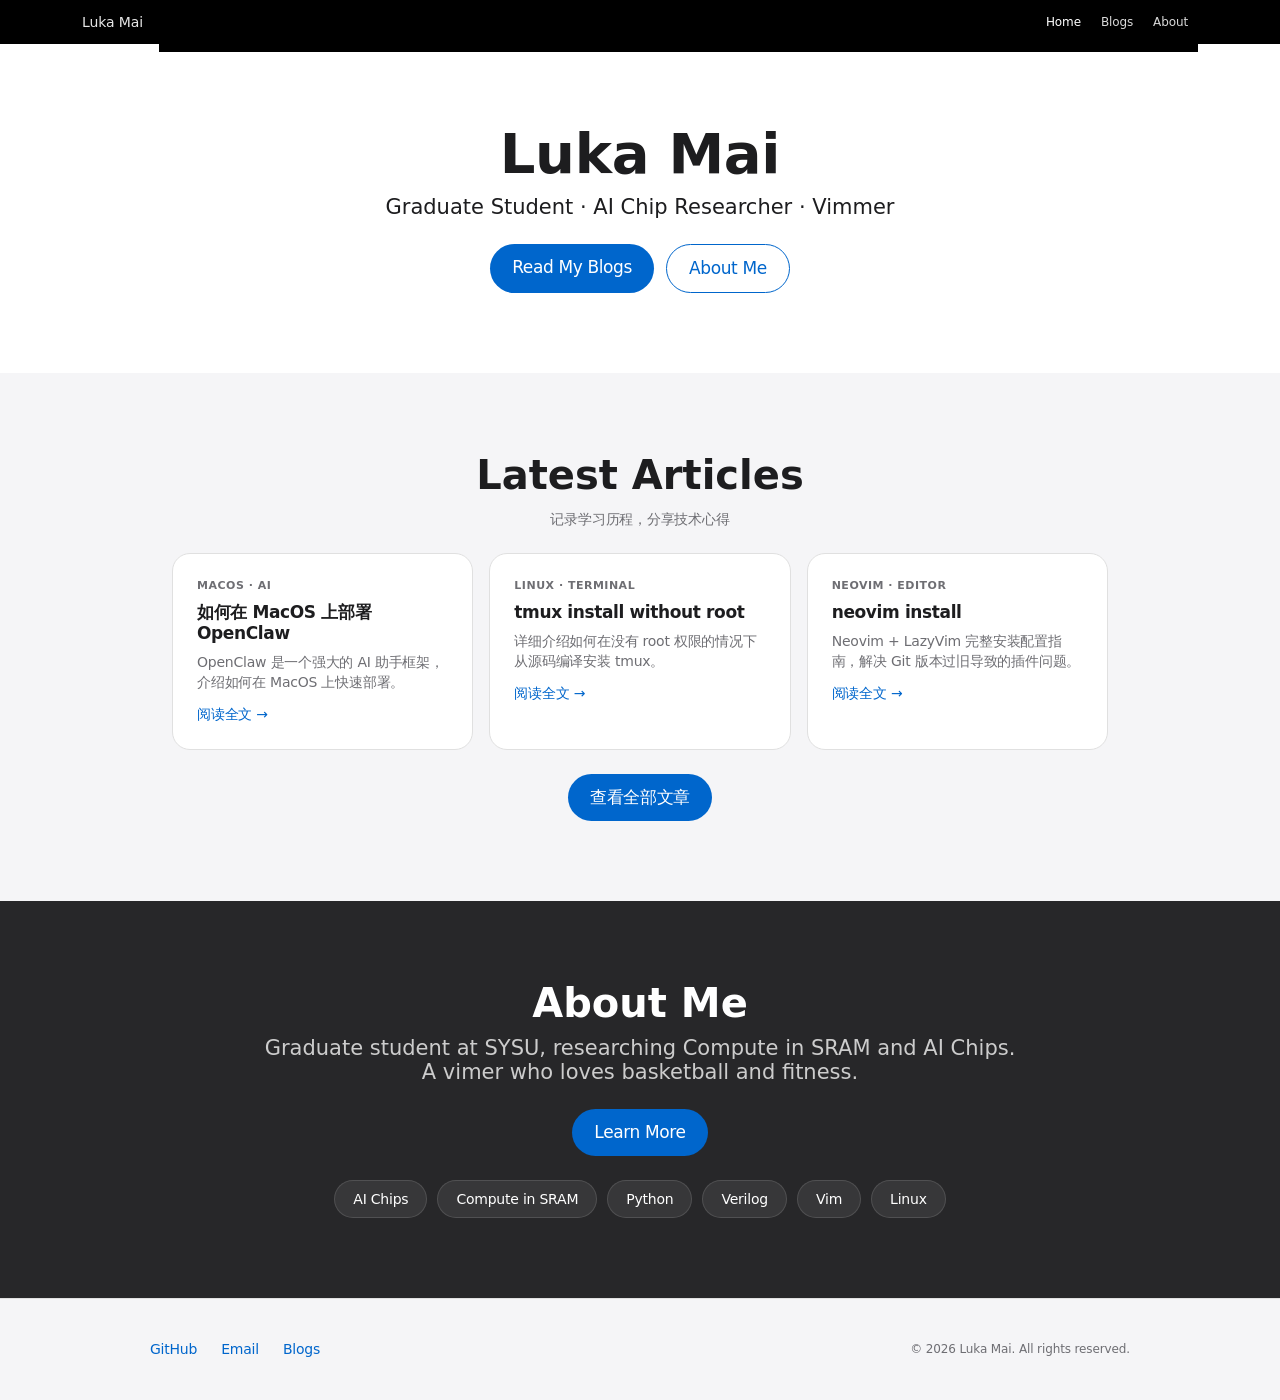
<file: index.html>
<!DOCTYPE html>
<html lang="zh-CN">
  <head>
    <title>Luka Mai</title>
    <meta charset="UTF-8">
    <meta name="viewport" content="width=device-width, initial-scale=1">
    <link href="https://cdn.jsdelivr.net/npm/bootstrap@5.3.2/dist/css/bootstrap.min.css" rel="stylesheet">
    <script src="https://cdn.jsdelivr.net/npm/bootstrap@5.3.2/dist/js/bootstrap.bundle.min.js"></script>
    <link rel="stylesheet" href="https://cdn.jsdelivr.net/npm/bootstrap-icons@1.11.1/font/bootstrap-icons.css">
    <link rel="stylesheet" href="/apple.css">
  </head>
  <body>

    <!-- Global Nav -->
    <nav class="navbar navbar-expand-lg sticky-top">
      <div class="container">
        <a class="navbar-brand" href="/">Luka Mai</a>
        <button class="navbar-toggler" type="button" data-bs-toggle="collapse" data-bs-target="#navbarNav" aria-label="Toggle navigation">
          <span class="navbar-toggler-icon"></span>
        </button>
        <div class="collapse navbar-collapse" id="navbarNav">
          <ul class="navbar-nav ms-auto">
            <li class="nav-item"><a class="nav-link active" href="/">Home</a></li>
            <li class="nav-item"><a class="nav-link" href="/blogs.html">Blogs</a></li>
            <li class="nav-item"><a class="nav-link" href="/about_me.html">About</a></li>
          </ul>
        </div>
      </div>
    </nav>

    <!-- Hero Tile — white -->
    <section class="tile-white text-center">
      <div class="tile-inner">
        <h1 class="hero-display">Luka Mai</h1>
        <p class="lead-text">Graduate Student · AI Chip Researcher · Vimmer</p>
        <div class="btn-row">
          <a href="/blogs.html" class="btn-apple-primary">Read My Blogs</a>
          <a href="/about_me.html" class="btn-apple-ghost">About Me</a>
        </div>
      </div>
    </section>

    <!-- Blog Preview Tile — parchment -->
    <section class="tile-parchment">
      <div class="tile-inner">
        <h2 class="display-lg text-center">Latest Articles</h2>
        <p class="caption-text text-center mb-4">记录学习历程，分享技术心得</p>
        <div class="row g-3">
          <div class="col-md-4">
            <a href="/blogs/openclaw-macos-deploy.html" class="blog-card">
              <div class="blog-tag">macOS · AI</div>
              <h3>如何在 MacOS 上部署 OpenClaw</h3>
              <p>OpenClaw 是一个强大的 AI 助手框架，介绍如何在 MacOS 上快速部署。</p>
              <span class="card-link">阅读全文 →</span>
            </a>
          </div>
          <div class="col-md-4">
            <a href="/blogs/tmux%20install%20without%20root.html" class="blog-card">
              <div class="blog-tag">Linux · Terminal</div>
              <h3>tmux install without root</h3>
              <p>详细介绍如何在没有 root 权限的情况下从源码编译安装 tmux。</p>
              <span class="card-link">阅读全文 →</span>
            </a>
          </div>
          <div class="col-md-4">
            <a href="/blogs/neovim%20install.html" class="blog-card">
              <div class="blog-tag">Neovim · Editor</div>
              <h3>neovim install</h3>
              <p>Neovim + LazyVim 完整安装配置指南，解决 Git 版本过旧导致的插件问题。</p>
              <span class="card-link">阅读全文 →</span>
            </a>
          </div>
        </div>
        <div class="text-center mt-4">
          <a href="/blogs.html" class="btn-apple-primary">查看全部文章</a>
        </div>
      </div>
    </section>

    <!-- About Tile — dark -->
    <section class="tile-dark text-center">
      <div class="tile-inner">
        <h2 class="display-lg-dark">About Me</h2>
        <p class="lead-text-dark">
          Graduate student at SYSU, researching Compute in SRAM and AI Chips.<br>
          A vimer who loves basketball and fitness.
        </p>
        <div class="btn-row">
          <a href="/about_me.html" class="btn-apple-primary">Learn More</a>
        </div>
        <div class="skill-chips">
          <span class="skill-chip">AI Chips</span>
          <span class="skill-chip">Compute in SRAM</span>
          <span class="skill-chip">Python</span>
          <span class="skill-chip">Verilog</span>
          <span class="skill-chip">Vim</span>
          <span class="skill-chip">Linux</span>
        </div>
      </div>
    </section>

    <!-- Footer -->
    <footer class="site-footer">
      <div class="footer-inner">
        <div class="footer-links">
          <a href="https://github.com/maiyangzhan" target="_blank" rel="noopener">GitHub</a>
          <a href="mailto:maiyangzhan@outlook.com">Email</a>
          <a href="/blogs.html">Blogs</a>
        </div>
        <p class="footer-legal">© 2026 Luka Mai. All rights reserved.</p>
      </div>
    </footer>

  </body>
</html>
</file>
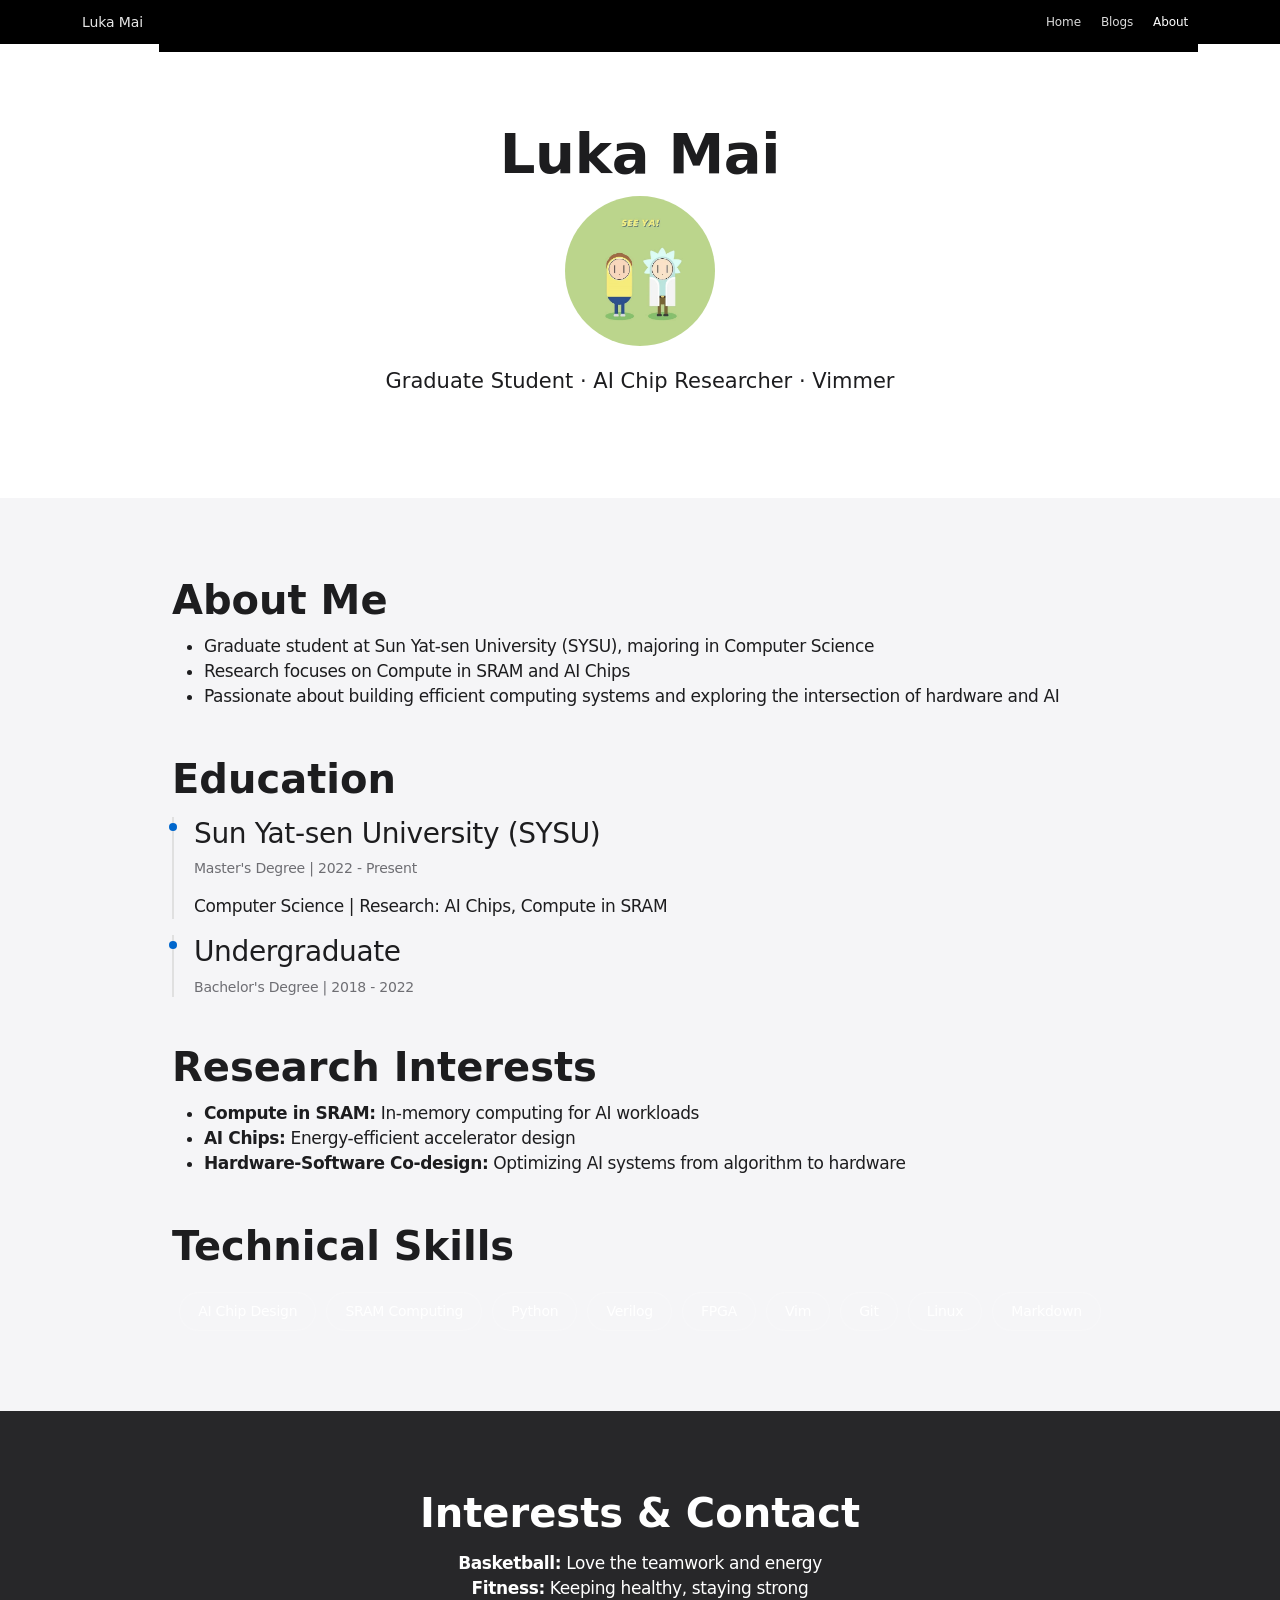
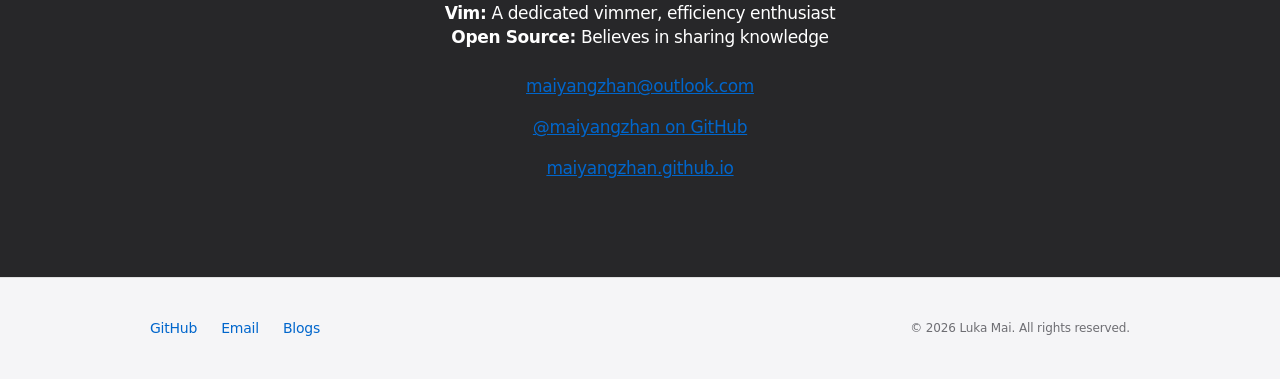
<file: about_me.html>
<!DOCTYPE html>
<html lang="zh-CN">
  <head>
    <title>About — Luka Mai</title>
    <meta charset="UTF-8">
    <meta name="viewport" content="width=device-width, initial-scale=1">
    <link href="https://cdn.jsdelivr.net/npm/bootstrap@5.3.2/dist/css/bootstrap.min.css" rel="stylesheet">
    <script src="https://cdn.jsdelivr.net/npm/bootstrap@5.3.2/dist/js/bootstrap.bundle.min.js"></script>
    <link rel="stylesheet" href="https://cdn.jsdelivr.net/npm/bootstrap-icons@1.11.1/font/bootstrap-icons.css">
    <link rel="stylesheet" href="/apple.css">
  </head>
  <body>

    <!-- Global Nav -->
    <nav class="navbar navbar-expand-lg sticky-top">
      <div class="container">
        <a class="navbar-brand" href="/">Luka Mai</a>
        <button class="navbar-toggler" type="button" data-bs-toggle="collapse" data-bs-target="#navbarNav" aria-label="Toggle navigation">
          <span class="navbar-toggler-icon"></span>
        </button>
        <div class="collapse navbar-collapse" id="navbarNav">
          <ul class="navbar-nav ms-auto">
            <li class="nav-item"><a class="nav-link" href="/">Home</a></li>
            <li class="nav-item"><a class="nav-link" href="/blogs.html">Blogs</a></li>
            <li class="nav-item"><a class="nav-link active" href="/about_me.html">About</a></li>
          </ul>
        </div>
      </div>
    </nav>

    <!-- Hero Tile — white -->
    <section class="tile-white text-center">
      <div class="tile-inner">
        <h1 class="hero-display">Luka Mai</h1>
        <img src="/luka.jpg" alt="Luka Mai" class="about-photo rounded-circle mb-4">
        <p class="lead-text">Graduate Student · AI Chip Researcher · Vimmer</p>
      </div>
    </section>

    <!-- Bio Tile — parchment -->
    <section class="tile-parchment">
      <div class="tile-inner">

        <!-- About Me -->
        <h2 class="display-lg">About Me</h2>
        <ul>
          <li>Graduate student at Sun Yat-sen University (SYSU), majoring in Computer Science</li>
          <li>Research focuses on Compute in SRAM and AI Chips</li>
          <li>Passionate about building efficient computing systems and exploring the intersection of hardware and AI</li>
        </ul>

        <!-- Education -->
        <h2 class="display-lg mt-5">Education</h2>
        <div class="timeline-item">
          <h3>Sun Yat-sen University (SYSU)</h3>
          <p class="caption-text">Master's Degree | 2022 - Present</p>
          <p>Computer Science | Research: AI Chips, Compute in SRAM</p>
        </div>
        <div class="timeline-item">
          <h3>Undergraduate</h3>
          <p class="caption-text">Bachelor's Degree | 2018 - 2022</p>
        </div>

        <!-- Research Interests -->
        <h2 class="display-lg mt-5">Research Interests</h2>
        <ul>
          <li><strong>Compute in SRAM:</strong> In-memory computing for AI workloads</li>
          <li><strong>AI Chips:</strong> Energy-efficient accelerator design</li>
          <li><strong>Hardware-Software Co-design:</strong> Optimizing AI systems from algorithm to hardware</li>
        </ul>

        <!-- Technical Skills -->
        <h2 class="display-lg mt-5">Technical Skills</h2>
        <div class="skill-chips">
          <span class="skill-chip">AI Chip Design</span>
          <span class="skill-chip">SRAM Computing</span>
          <span class="skill-chip">Python</span>
          <span class="skill-chip">Verilog</span>
          <span class="skill-chip">FPGA</span>
          <span class="skill-chip">Vim</span>
          <span class="skill-chip">Git</span>
          <span class="skill-chip">Linux</span>
          <span class="skill-chip">Markdown</span>
        </div>

      </div>
    </section>

    <!-- Contact / Links Tile — dark -->
    <section class="tile-dark text-center">
      <div class="tile-inner">
        <h2 class="display-lg-dark">Interests &amp; Contact</h2>

        <ul class="list-unstyled mt-3 mb-4">
          <li><strong>Basketball:</strong> Love the teamwork and energy</li>
          <li><strong>Fitness:</strong> Keeping healthy, staying strong</li>
          <li><strong>Vim:</strong> A dedicated vimmer, efficiency enthusiast</li>
          <li><strong>Open Source:</strong> Believes in sharing knowledge</li>
        </ul>

        <p>
          <a href="mailto:maiyangzhan@outlook.com">maiyangzhan@outlook.com</a>
        </p>
        <p>
          <a href="https://github.com/maiyangzhan" target="_blank" rel="noopener">@maiyangzhan on GitHub</a>
        </p>
        <p>
          <a href="https://maiyangzhan.github.io" target="_blank" rel="noopener">maiyangzhan.github.io</a>
        </p>
      </div>
    </section>

    <!-- Footer -->
    <footer class="site-footer">
      <div class="footer-inner">
        <div class="footer-links">
          <a href="https://github.com/maiyangzhan" target="_blank" rel="noopener">GitHub</a>
          <a href="mailto:maiyangzhan@outlook.com">Email</a>
          <a href="/blogs.html">Blogs</a>
        </div>
        <p class="footer-legal">© 2026 Luka Mai. All rights reserved.</p>
      </div>
    </footer>

  </body>
</html>
</file>
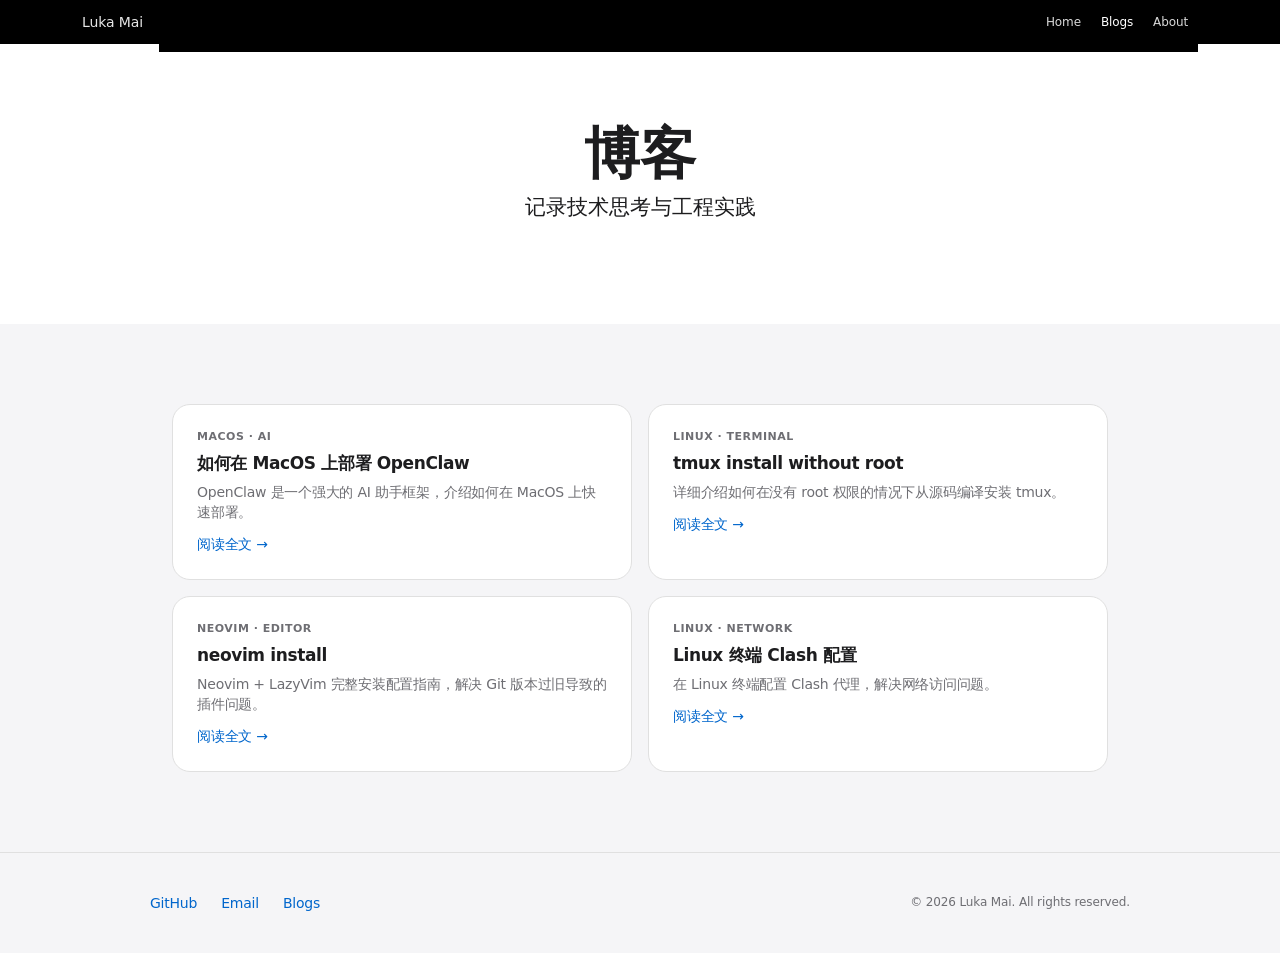
<file: blogs.html>
<!DOCTYPE html>
<html lang="zh-CN">
  <head>
    <title>博客 — Luka Mai</title>
    <meta charset="UTF-8">
    <meta name="viewport" content="width=device-width, initial-scale=1">
    <link href="https://cdn.jsdelivr.net/npm/bootstrap@5.3.2/dist/css/bootstrap.min.css" rel="stylesheet">
    <script src="https://cdn.jsdelivr.net/npm/bootstrap@5.3.2/dist/js/bootstrap.bundle.min.js"></script>
    <link rel="stylesheet" href="https://cdn.jsdelivr.net/npm/bootstrap-icons@1.11.1/font/bootstrap-icons.css">
    <link rel="stylesheet" href="/apple.css">
  </head>
  <body>

    <!-- Global Nav -->
    <nav class="navbar navbar-expand-lg sticky-top">
      <div class="container">
        <a class="navbar-brand" href="/">Luka Mai</a>
        <button class="navbar-toggler" type="button" data-bs-toggle="collapse" data-bs-target="#navbarNav" aria-label="Toggle navigation">
          <span class="navbar-toggler-icon"></span>
        </button>
        <div class="collapse navbar-collapse" id="navbarNav">
          <ul class="navbar-nav ms-auto">
            <li class="nav-item"><a class="nav-link" href="/">Home</a></li>
            <li class="nav-item"><a class="nav-link active" href="/blogs.html">Blogs</a></li>
            <li class="nav-item"><a class="nav-link" href="/about_me.html">About</a></li>
          </ul>
        </div>
      </div>
    </nav>

    <!-- Hero Tile -->
    <section class="tile-white text-center">
      <div class="tile-inner">
        <h1 class="hero-display">博客</h1>
        <p class="lead-text">记录技术思考与工程实践</p>
      </div>
    </section>

    <!-- Full Blog List Tile -->
    <section class="tile-parchment">
      <div class="tile-inner">
        <div class="row g-3">
          <div class="col-md-6">
            <a href="/blogs/openclaw-macos-deploy.html" class="blog-card">
              <div class="blog-tag">macOS · AI</div>
              <h3>如何在 MacOS 上部署 OpenClaw</h3>
              <p>OpenClaw 是一个强大的 AI 助手框架，介绍如何在 MacOS 上快速部署。</p>
              <span class="card-link">阅读全文 →</span>
            </a>
          </div>
          <div class="col-md-6">
            <a href="/blogs/tmux%20install%20without%20root.html" class="blog-card">
              <div class="blog-tag">Linux · Terminal</div>
              <h3>tmux install without root</h3>
              <p>详细介绍如何在没有 root 权限的情况下从源码编译安装 tmux。</p>
              <span class="card-link">阅读全文 →</span>
            </a>
          </div>
          <div class="col-md-6">
            <a href="/blogs/neovim%20install.html" class="blog-card">
              <div class="blog-tag">Neovim · Editor</div>
              <h3>neovim install</h3>
              <p>Neovim + LazyVim 完整安装配置指南，解决 Git 版本过旧导致的插件问题。</p>
              <span class="card-link">阅读全文 →</span>
            </a>
          </div>
          <div class="col-md-6">
            <a href="/blogs/linux%20terminal%20clash.html" class="blog-card">
              <div class="blog-tag">Linux · Network</div>
              <h3>Linux 终端 Clash 配置</h3>
              <p>在 Linux 终端配置 Clash 代理，解决网络访问问题。</p>
              <span class="card-link">阅读全文 →</span>
            </a>
          </div>
        </div>
      </div>
    </section>

    <!-- Footer -->
    <footer class="site-footer">
      <div class="footer-inner">
        <div class="footer-links">
          <a href="https://github.com/maiyangzhan" target="_blank" rel="noopener">GitHub</a>
          <a href="mailto:maiyangzhan@outlook.com">Email</a>
          <a href="/blogs.html">Blogs</a>
        </div>
        <p class="footer-legal">© 2026 Luka Mai. All rights reserved.</p>
      </div>
    </footer>

  </body>
</html>
</file>
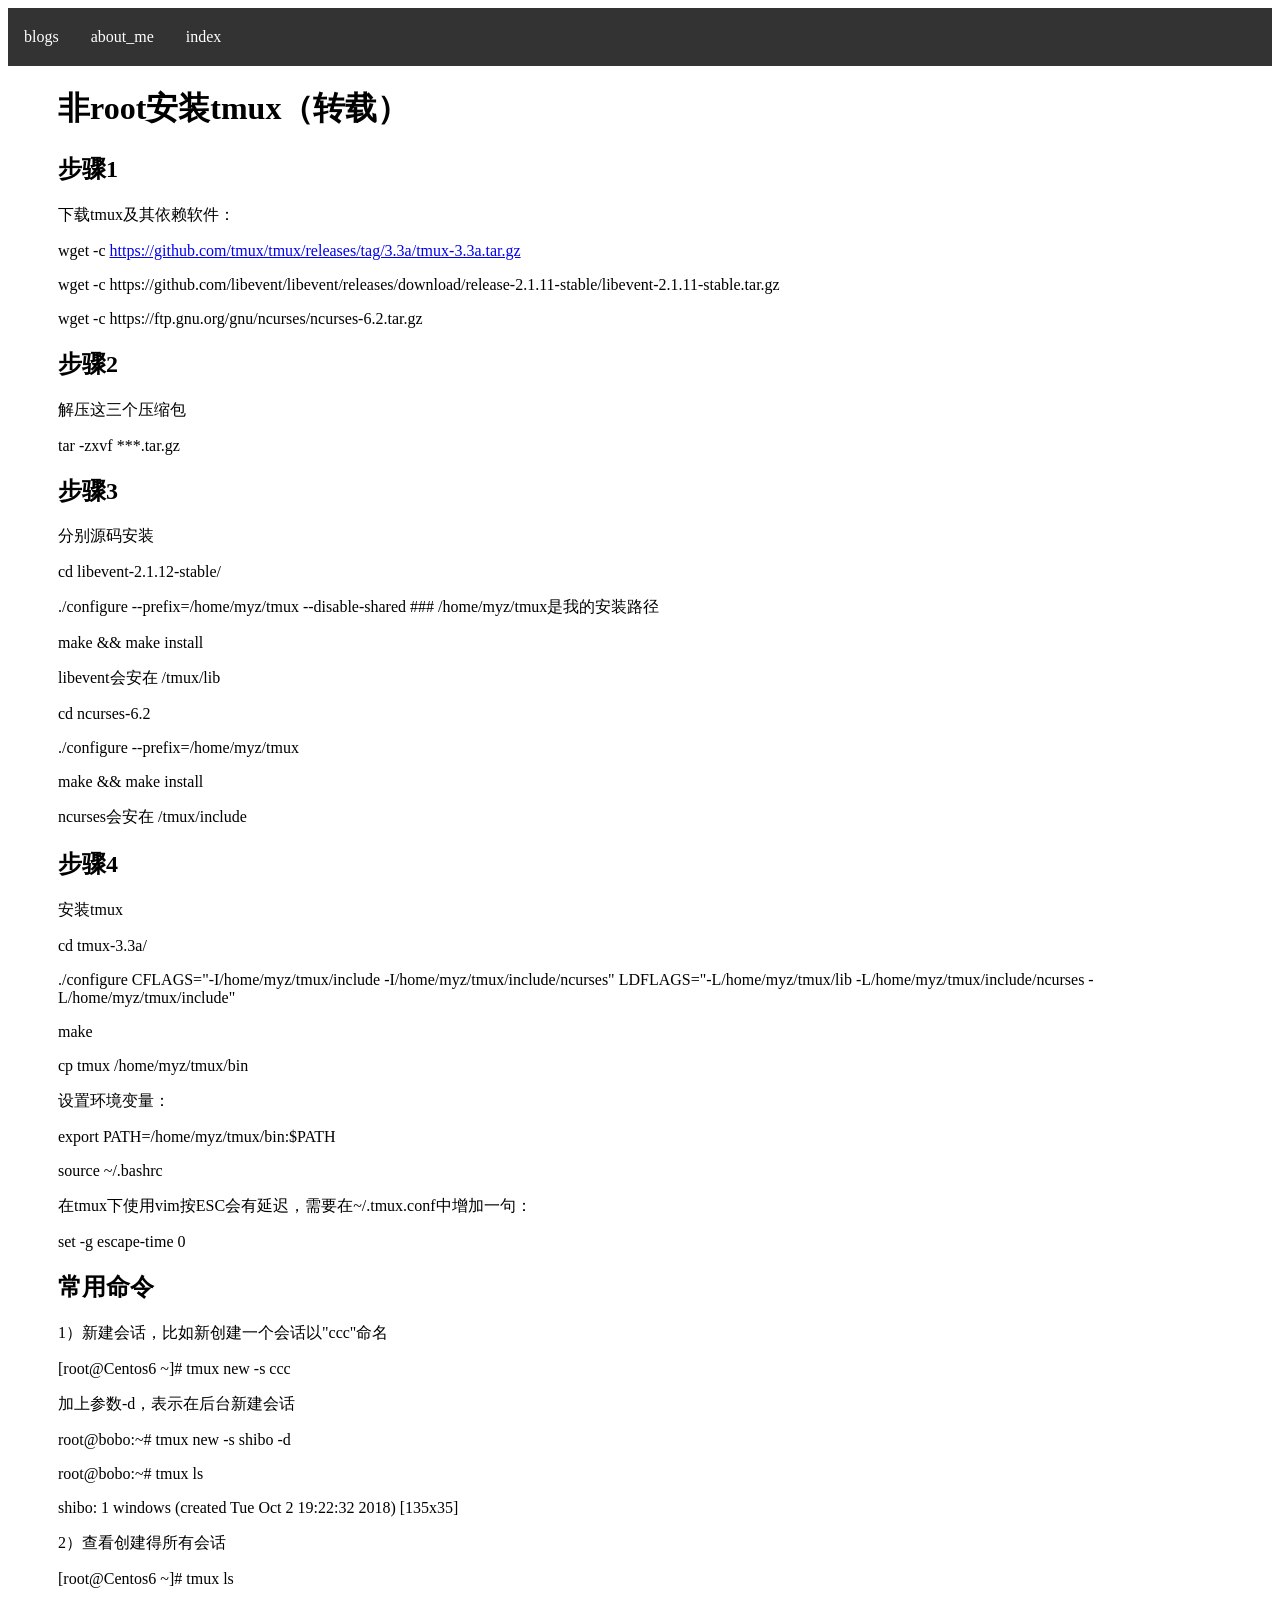
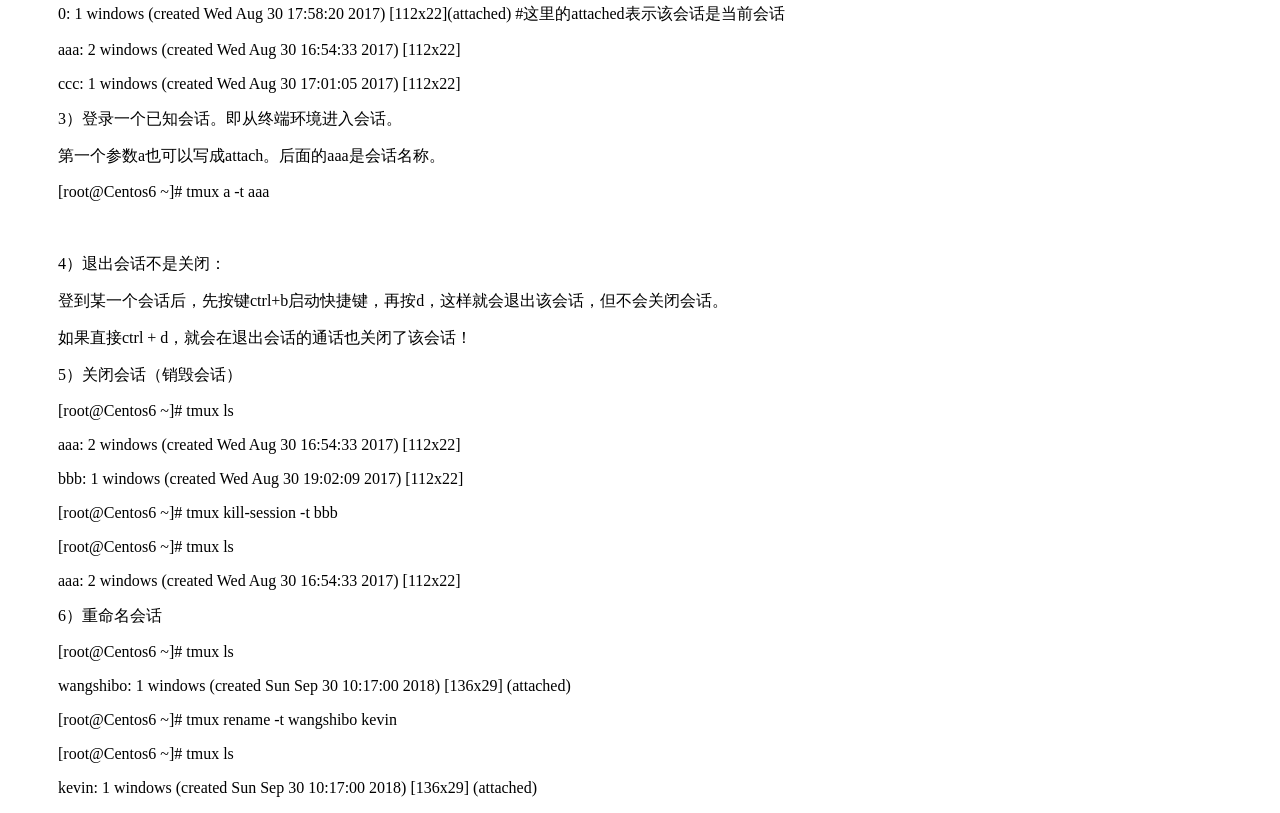
<file: blogs/Install tmux without root.html>
<!DOCTYPE html>
<html>
  <head>
    <meta charset="UTF-8">
    <title>Install tmux without root</title>
  </head>
  <body>
    <nav style="background-color: #333; overflow: hidden;">
        <ul style="list-style-type: none; margin: 0; padding: 0;">
            
            <li style="float: left;"><a href="/blogs.html" style="display: block; color: white; text-align: center; padding: 20px 16px; text-decoration: none;">blogs</a></li>
            
            <li style="float: left;"><a href="/about_me.html" style="display: block; color: white; text-align: center; padding: 20px 16px; text-decoration: none;">about_me</a></li>
            
            <li style="float: left;"><a href="/index.html" style="display: block; color: white; text-align: center; padding: 20px 16px; text-decoration: none;">index</a></li>
            
        </ul>
    </nav>
    <main style="padding: 0 50px;">
         
<h1 id="非root安装tmux转载">非root安装tmux（转载）</h1>
<h2 id="步骤1">步骤1</h2>
<p>下载tmux及其依赖软件：</p>
<p>wget -c <a
href="https://github.com/tmux/tmux/releases/tag/3.3a/tmux-3.3a.tar.gz">https://github.com/tmux/tmux/releases/tag/3.3a/tmux-3.3a.tar.gz</a></p>
<p>wget -c
https://github.com/libevent/libevent/releases/download/release-2.1.11-stable/libevent-2.1.11-stable.tar.gz</p>
<p>wget -c https://ftp.gnu.org/gnu/ncurses/ncurses-6.2.tar.gz</p>
<h2 id="步骤2">步骤2</h2>
<p>解压这三个压缩包</p>
<p>tar -zxvf ***.tar.gz</p>
<h2 id="步骤3">步骤3</h2>
<p>分别源码安装</p>
<p>cd libevent-2.1.12-stable/</p>
<p>./configure --prefix=/home/myz/tmux --disable-shared ###
/home/myz/tmux是我的安装路径</p>
<p>make &amp;&amp; make install</p>
<p>libevent会安在 /tmux/lib</p>
<p>cd ncurses-6.2</p>
<p>./configure --prefix=/home/myz/tmux</p>
<p>make &amp;&amp; make install</p>
<p>ncurses会安在 /tmux/include</p>
<h2 id="步骤4">步骤4</h2>
<p>安装tmux</p>
<p>cd tmux-3.3a/</p>
<p>./configure CFLAGS="-I/home/myz/tmux/include
-I/home/myz/tmux/include/ncurses" LDFLAGS="-L/home/myz/tmux/lib
-L/home/myz/tmux/include/ncurses -L/home/myz/tmux/include"</p>
<p>make</p>
<p>cp tmux /home/myz/tmux/bin</p>
<p>设置环境变量：</p>
<p>export PATH=/home/myz/tmux/bin:$PATH</p>
<p>source ~/.bashrc</p>
<p>在tmux下使用vim按ESC会有延迟，需要在~/.tmux.conf中增加一句：</p>
<p>set -g escape-time 0</p>
<h2 id="常用命令">常用命令 </h2>
<p>1）新建会话，比如新创建一个会话以"ccc"命名</p>
<p>[root@Centos6 ~]# tmux new -s ccc</p>
<p>加上参数-d，表示在后台新建会话</p>
<p>root@bobo:~# tmux new -s shibo -d</p>
<p>root@bobo:~# tmux ls</p>
<p>shibo: 1 windows (created Tue Oct 2 19:22:32 2018) [135x35]</p>
<p>2）查看创建得所有会话</p>
<p>[root@Centos6 ~]# tmux ls</p>
<p>0: 1 windows (created Wed Aug 30 17:58:20 2017) [112x22](attached)
#这里的attached表示该会话是当前会话</p>
<p>aaa: 2 windows (created Wed Aug 30 16:54:33 2017) [112x22]</p>
<p>ccc: 1 windows (created Wed Aug 30 17:01:05 2017) [112x22]</p>
<p>3）登录一个已知会话。即从终端环境进入会话。</p>
<p>第一个参数a也可以写成attach。后面的aaa是会话名称。</p>
<p>[root@Centos6 ~]# tmux a -t aaa</p>
<p>　　</p>
<p>4）退出会话不是关闭：</p>
<p>登到某一个会话后，先按键ctrl+b启动快捷键，再按d，这样就会退出该会话，但不会关闭会话。</p>
<p>如果直接ctrl + d，就会在退出会话的通话也关闭了该会话！</p>
<p>5）关闭会话（销毁会话）</p>
<p>[root@Centos6 ~]# tmux ls</p>
<p>aaa: 2 windows (created Wed Aug 30 16:54:33 2017) [112x22]</p>
<p>bbb: 1 windows (created Wed Aug 30 19:02:09 2017) [112x22]</p>
<p>[root@Centos6 ~]# tmux kill-session -t bbb</p>
<p>[root@Centos6 ~]# tmux ls</p>
<p>aaa: 2 windows (created Wed Aug 30 16:54:33 2017) [112x22]</p>
<p>6）重命名会话</p>
<p>[root@Centos6 ~]# tmux ls</p>
<p>wangshibo: 1 windows (created Sun Sep 30 10:17:00 2018) [136x29]
(attached)</p>
<p>[root@Centos6 ~]# tmux rename -t wangshibo kevin</p>
<p>[root@Centos6 ~]# tmux ls</p>
<p>kevin: 1 windows (created Sun Sep 30 10:17:00 2018) [136x29]
(attached)</p>

 
    </main>
  </body>
</html>
</file>
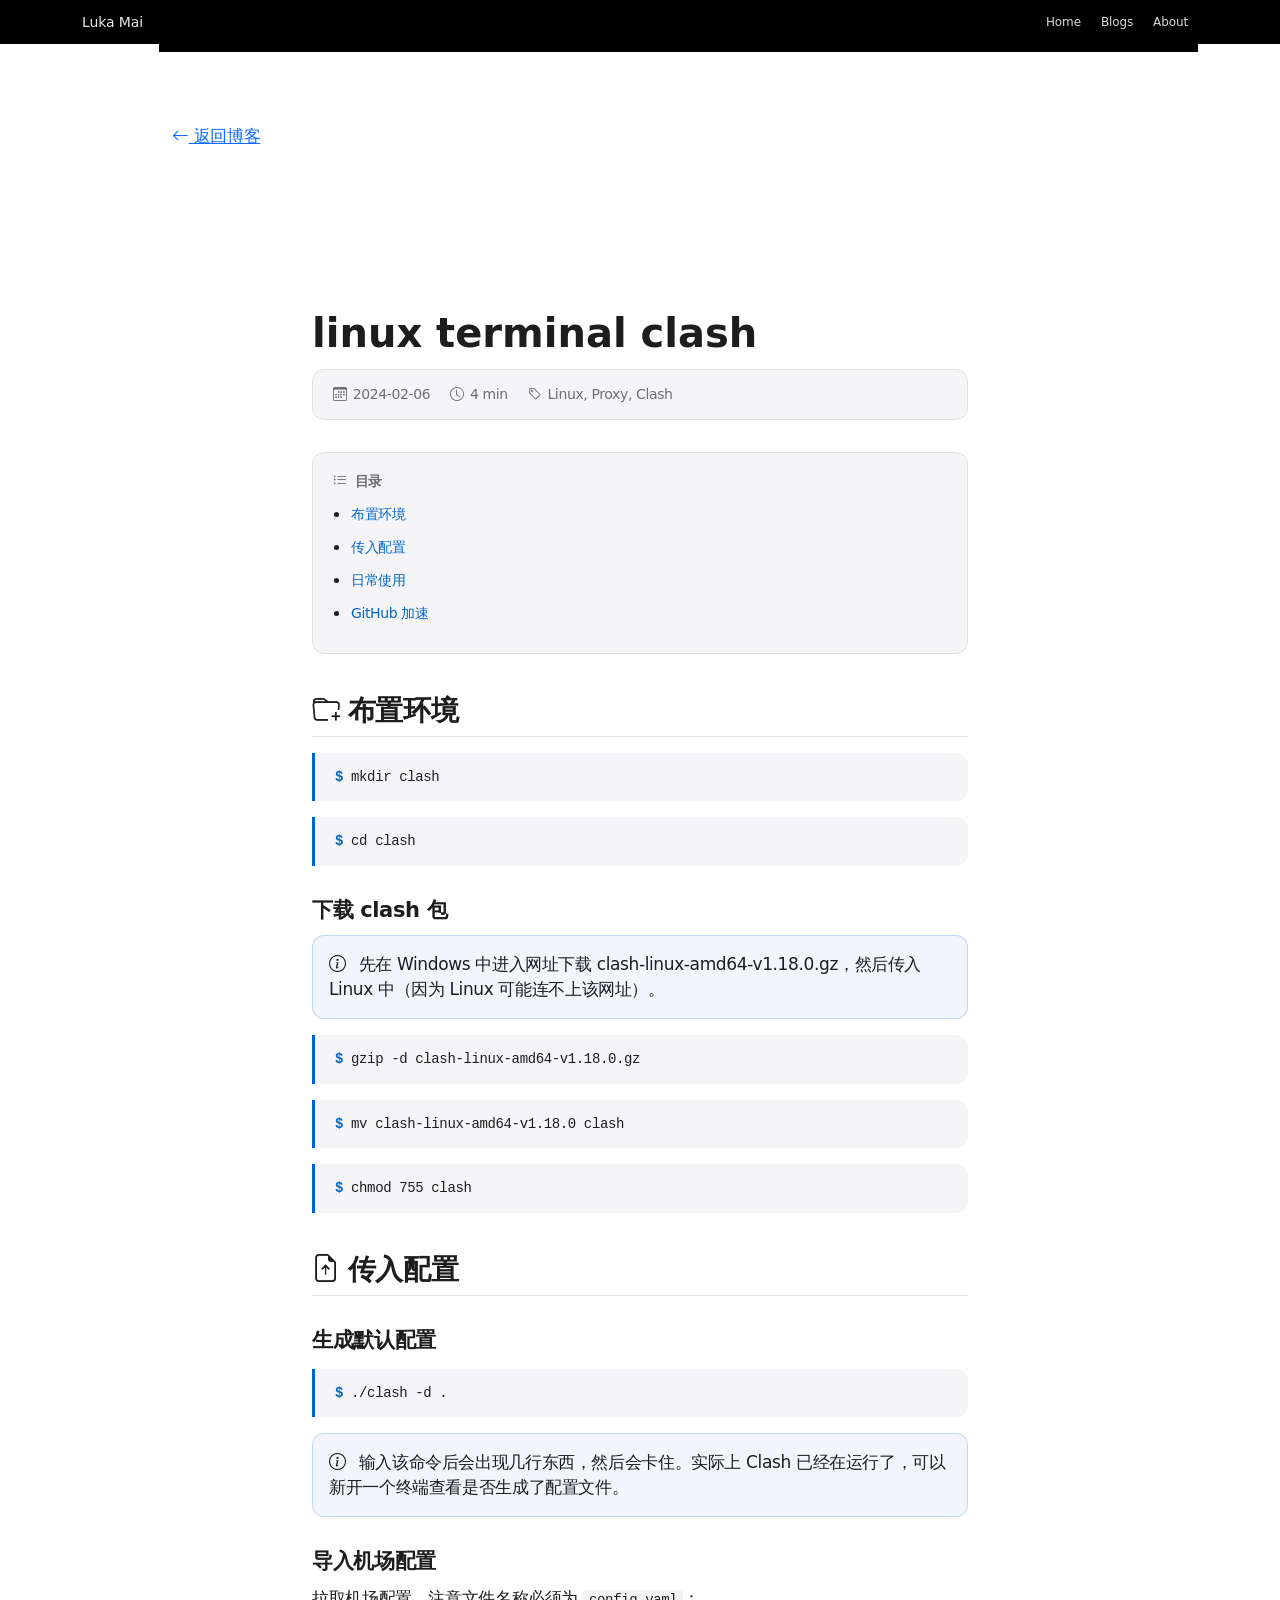
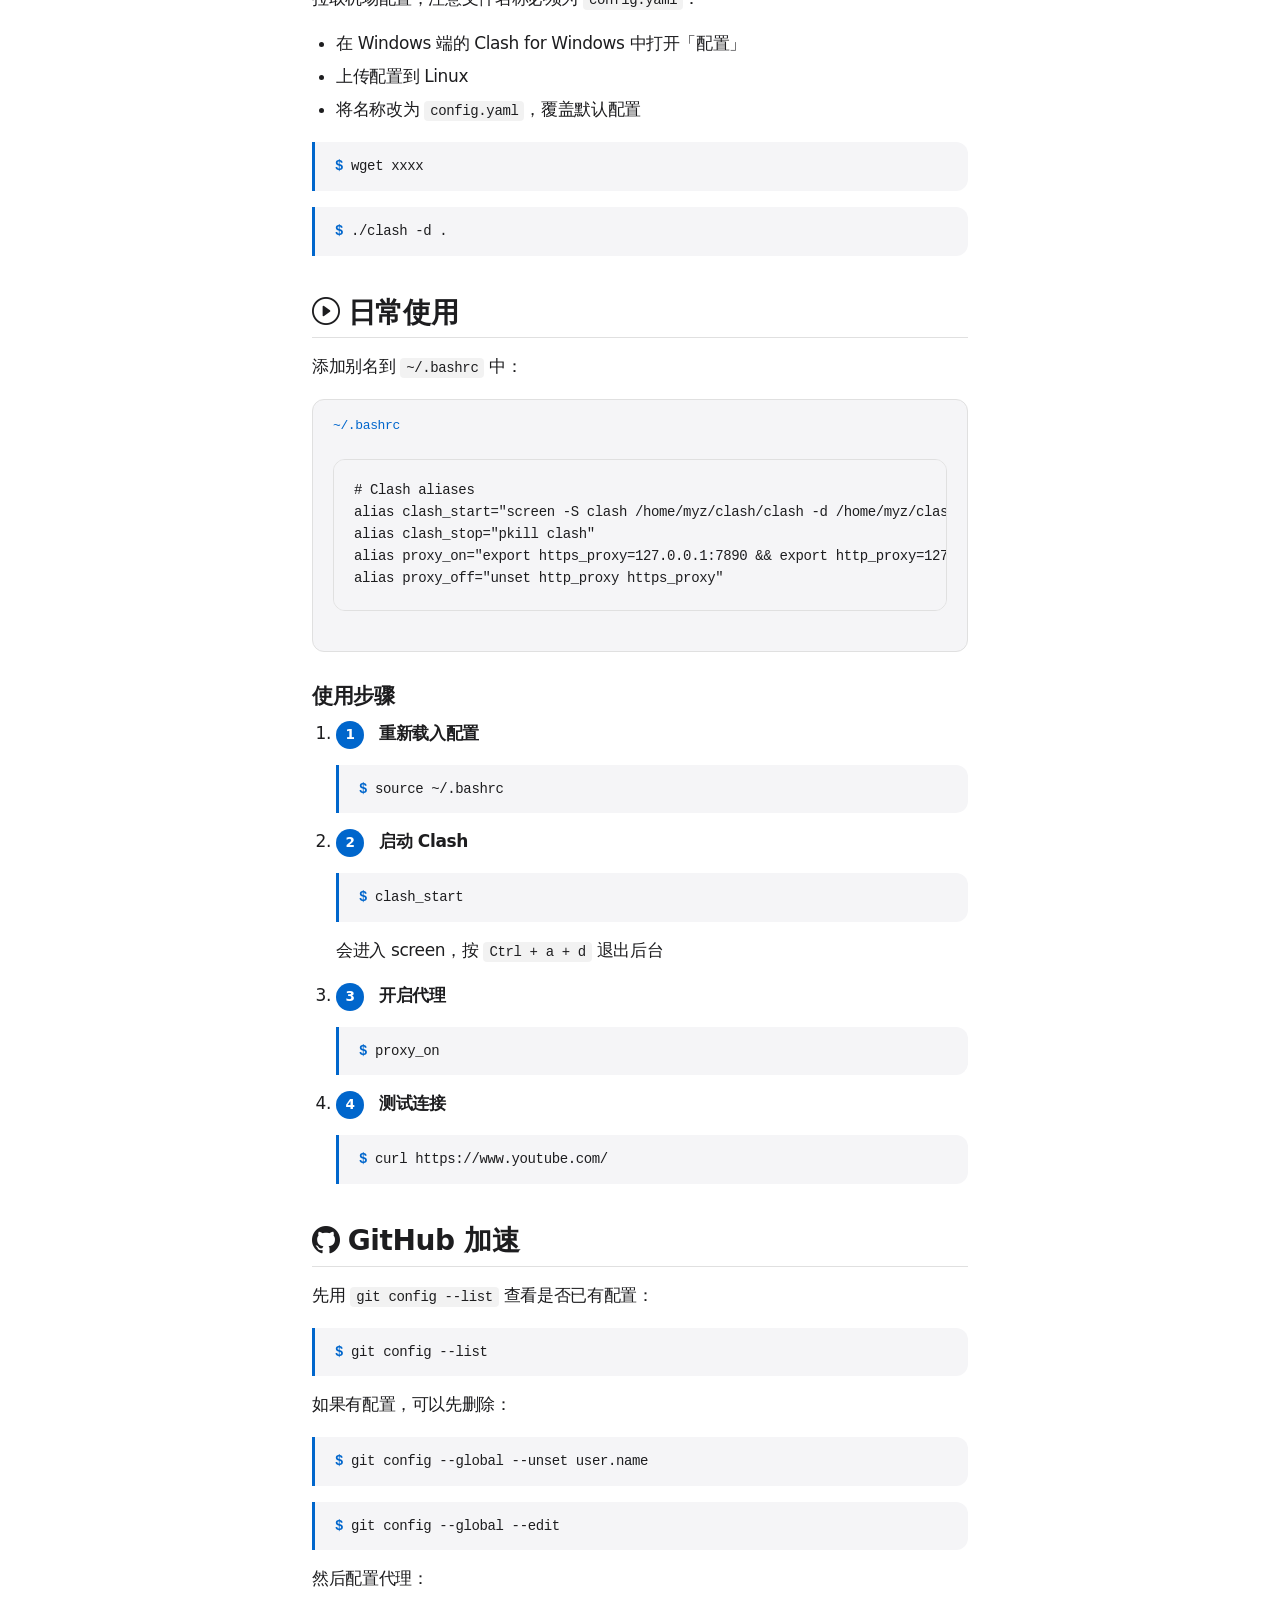
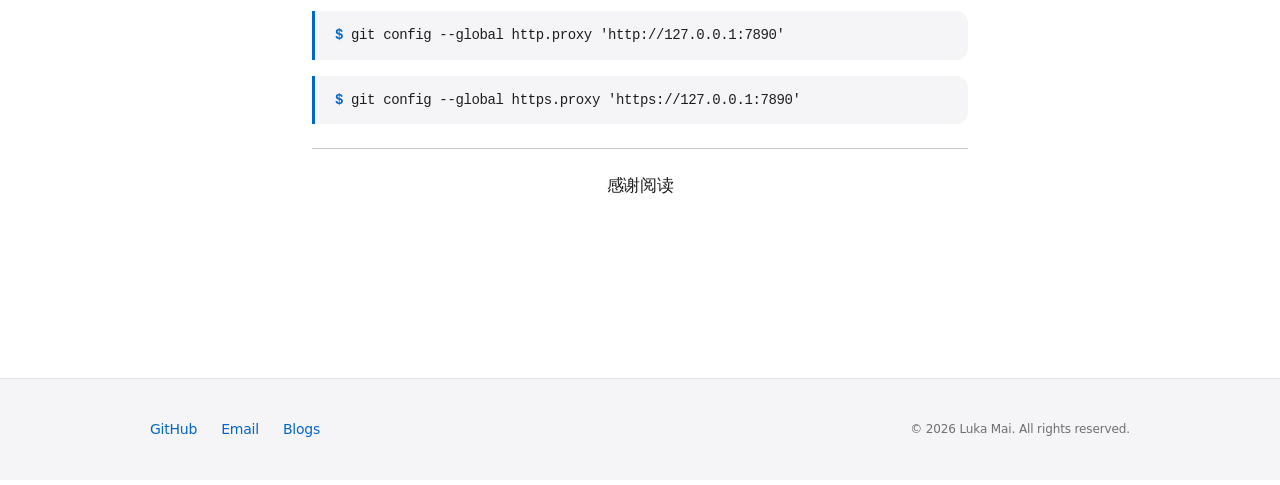
<file: blogs/linux terminal clash.html>
<!DOCTYPE html>
<html lang="zh-CN">
  <head>
    <title>linux terminal clash - Luka Mai</title>
    <meta charset="UTF-8">
    <meta name="viewport" content="width=device-width, initial-scale=1">
    <link href="https://cdn.jsdelivr.net/npm/bootstrap@5.3.2/dist/css/bootstrap.min.css" rel="stylesheet">
    <script src="https://cdn.jsdelivr.net/npm/bootstrap@5.3.2/dist/js/bootstrap.bundle.min.js"></script>
    <link rel="stylesheet" href="https://cdn.jsdelivr.net/npm/bootstrap-icons@1.11.1/font/bootstrap-icons.css">
    <link rel="stylesheet" href="/apple.css">
  </head>
  <body>

    <!-- Global Nav -->
    <nav class="navbar navbar-expand-lg sticky-top">
      <div class="container">
        <a class="navbar-brand" href="/">Luka Mai</a>
        <button class="navbar-toggler" type="button" data-bs-toggle="collapse" data-bs-target="#navbarNav" aria-label="Toggle navigation">
          <span class="navbar-toggler-icon"></span>
        </button>
        <div class="collapse navbar-collapse" id="navbarNav">
          <ul class="navbar-nav ms-auto">
            <li class="nav-item"><a class="nav-link" href="/">Home</a></li>
            <li class="nav-item"><a class="nav-link" href="/blogs.html">Blogs</a></li>
            <li class="nav-item"><a class="nav-link" href="/about_me.html">About</a></li>
          </ul>
        </div>
      </div>
    </nav>

    <!-- Article Header Tile — white -->
    <section class="tile-white">
      <div class="tile-inner">
        <a href="/blogs.html" class="back-link"><i class="bi bi-arrow-left"></i> 返回博客</a>
      </div>
    </section>

    <!-- Article Body Tile — white -->
    <section class="tile-white">
      <div class="article-body">
        <h1>linux terminal clash</h1>

        <div class="article-meta">
          <span><i class="bi bi-calendar3"></i> 2024-02-06</span>
          <span><i class="bi bi-clock"></i> 4 min</span>
          <span><i class="bi bi-tag"></i> Linux, Proxy, Clash</span>
        </div>

        <div class="toc">
          <h4><i class="bi bi-list-ul me-2"></i>目录</h4>
          <ul>
            <li><a href="#布置环境">布置环境</a></li>
            <li><a href="#传入配置">传入配置</a></li>
            <li><a href="#日常使用">日常使用</a></li>
            <li><a href="#github加速">GitHub 加速</a></li>
          </ul>
        </div>

        <h2 id="布置环境"><i class="bi bi-folder-plus me-2"></i>布置环境</h2>

        <div class="command">mkdir clash</div>
        <div class="command">cd clash</div>

        <h3>下载 clash 包</h3>
        <div class="alert alert-info">
          <i class="bi bi-info-circle me-2"></i>
          先在 Windows 中进入网址下载 clash-linux-amd64-v1.18.0.gz，然后传入 Linux 中（因为 Linux 可能连不上该网址）。
        </div>

        <div class="command">gzip -d clash-linux-amd64-v1.18.0.gz</div>
        <div class="command">mv clash-linux-amd64-v1.18.0 clash</div>
        <div class="command">chmod 755 clash</div>

        <h2 id="传入配置"><i class="bi bi-file-earmark-arrow-up me-2"></i>传入配置</h2>

        <h3>生成默认配置</h3>
        <div class="command">./clash -d .</div>

        <div class="alert alert-info">
          <i class="bi bi-info-circle me-2"></i>
          输入该命令后会出现几行东西，然后会卡住。实际上 Clash 已经在运行了，可以新开一个终端查看是否生成了配置文件。
        </div>

        <h3>导入机场配置</h3>
        <p>拉取机场配置，注意文件名称必须为 <code>config.yaml</code>：</p>
        <ul>
          <li>在 Windows 端的 Clash for Windows 中打开「配置」</li>
          <li>上传配置到 Linux</li>
          <li>将名称改为 <code>config.yaml</code>，覆盖默认配置</li>
        </ul>

        <div class="command">wget xxxx</div>
        <div class="command">./clash -d .</div>

        <h2 id="日常使用"><i class="bi bi-play-circle me-2"></i>日常使用</h2>

        <p>添加别名到 <code>~/.bashrc</code> 中：</p>

        <div class="config-file">
          <div class="filename">~/.bashrc</div>
          <pre><code class="language-bash"># Clash aliases
alias clash_start="screen -S clash /home/myz/clash/clash -d /home/myz/clash/"
alias clash_stop="pkill clash"
alias proxy_on="export https_proxy=127.0.0.1:7890 && export http_proxy=127.0.0.1:7890"
alias proxy_off="unset http_proxy https_proxy"</code></pre>
        </div>

        <h3>使用步骤</h3>
        <ol>
          <li>
            <span class="step-number">1</span>
            <strong>重新载入配置</strong>
            <div class="command">source ~/.bashrc</div>
          </li>
          <li>
            <span class="step-number">2</span>
            <strong>启动 Clash</strong>
            <div class="command">clash_start</div>
            <p>会进入 screen，按 <code>Ctrl + a + d</code> 退出后台</p>
          </li>
          <li>
            <span class="step-number">3</span>
            <strong>开启代理</strong>
            <div class="command">proxy_on</div>
          </li>
          <li>
            <span class="step-number">4</span>
            <strong>测试连接</strong>
            <div class="command">curl https://www.youtube.com/</div>
          </li>
        </ol>

        <h2 id="github加速"><i class="bi bi-github me-2"></i>GitHub 加速</h2>

        <p>先用 <code>git config --list</code> 查看是否已有配置：</p>
        <div class="command">git config --list</div>

        <p>如果有配置，可以先删除：</p>
        <div class="command">git config --global --unset user.name</div>
        <div class="command">git config --global --edit</div>

        <p>然后配置代理：</p>
        <div class="command">git config --global http.proxy 'http://127.0.0.1:7890'</div>
        <div class="command">git config --global https.proxy 'https://127.0.0.1:7890'</div>

        <hr class="my-4">
        <p class="text-center">感谢阅读</p>
      </div>
    </section>

    <!-- Back to top -->
    <button class="back-to-top" id="backToTop" aria-label="返回顶部">
      <i class="bi bi-chevron-up"></i>
    </button>

    <!-- Footer -->
    <footer class="site-footer">
      <div class="footer-inner">
        <div class="footer-links">
          <a href="https://github.com/maiyangzhan" target="_blank" rel="noopener">GitHub</a>
          <a href="mailto:maiyangzhan@outlook.com">Email</a>
          <a href="/blogs.html">Blogs</a>
        </div>
        <p class="footer-legal">© 2026 Luka Mai. All rights reserved.</p>
      </div>
    </footer>

    <script>
      // Back to top button
      const btn = document.getElementById('backToTop');
      window.addEventListener('scroll', function () {
        if (window.scrollY > 300) {
          btn.classList.add('visible');
        } else {
          btn.classList.remove('visible');
        }
      });
      btn.addEventListener('click', function () {
        window.scrollTo({ top: 0, behavior: 'smooth' });
      });
    </script>

  </body>
</html>
</file>
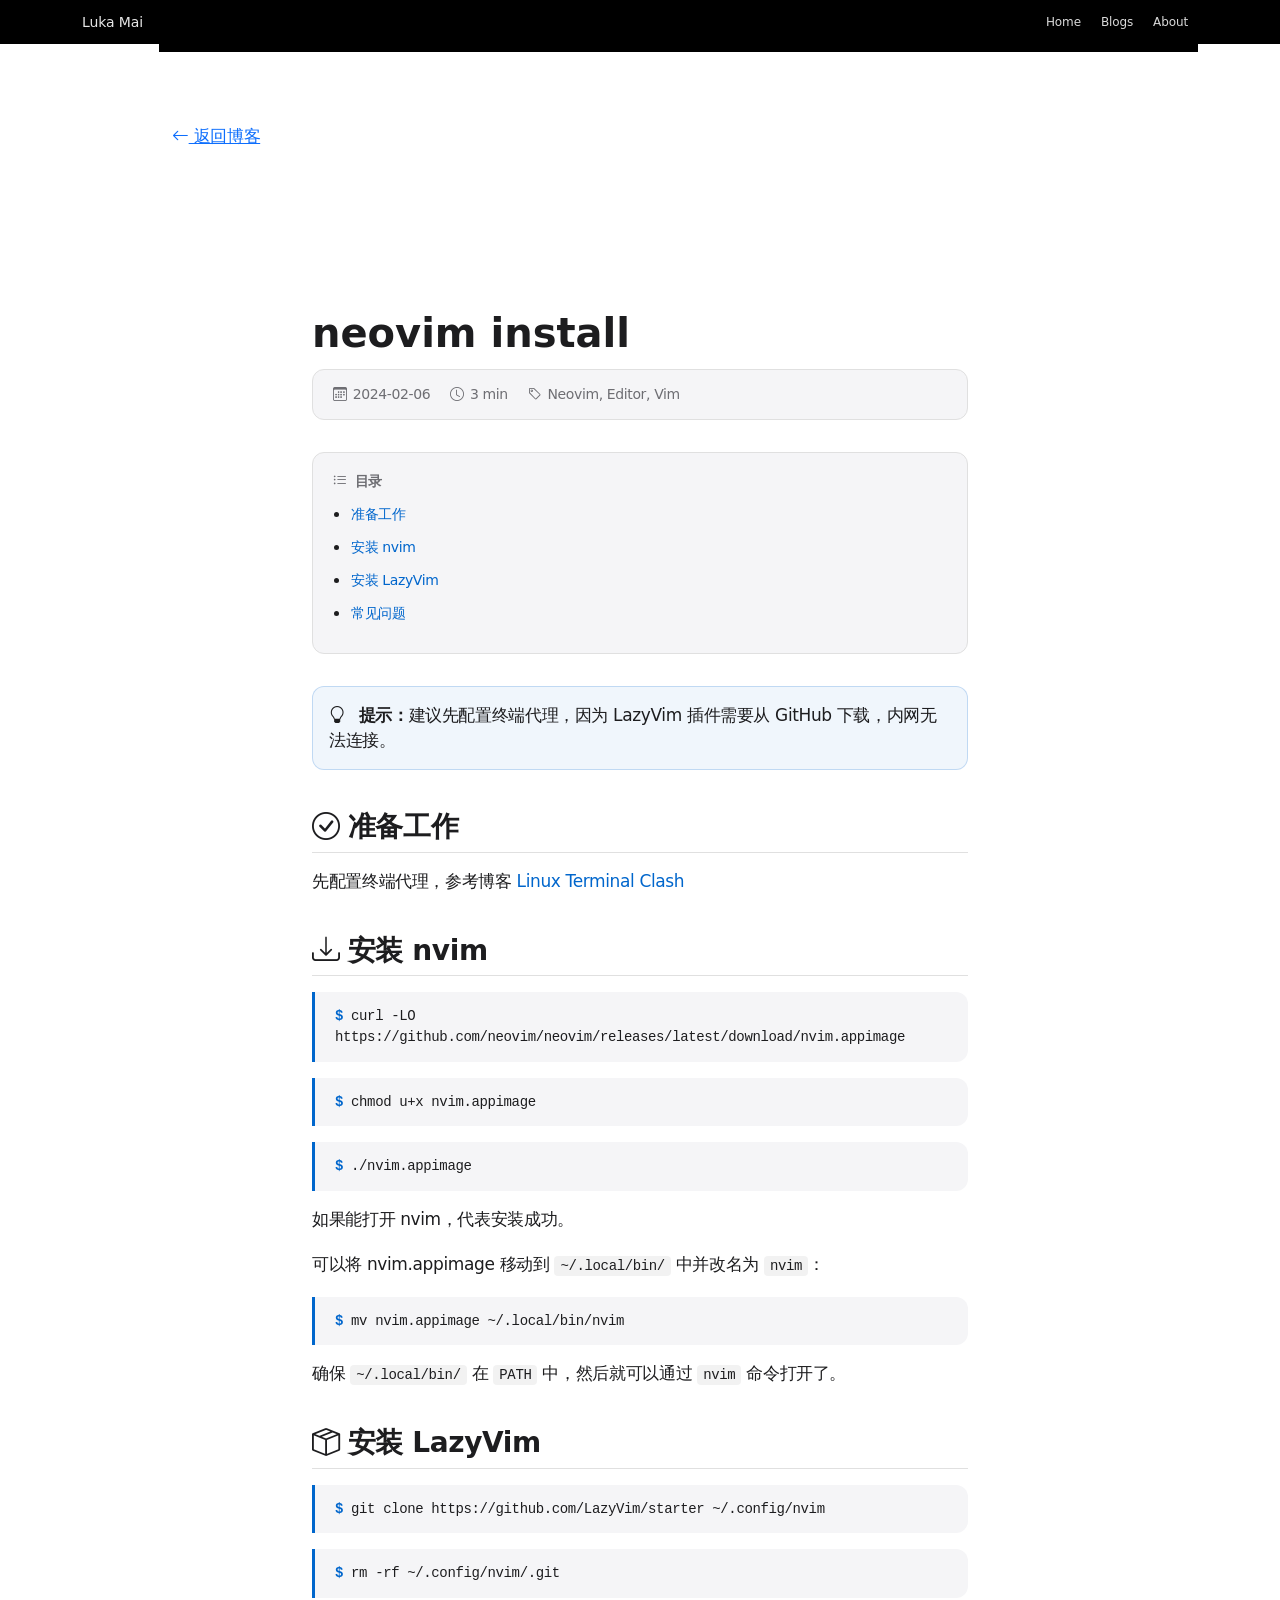
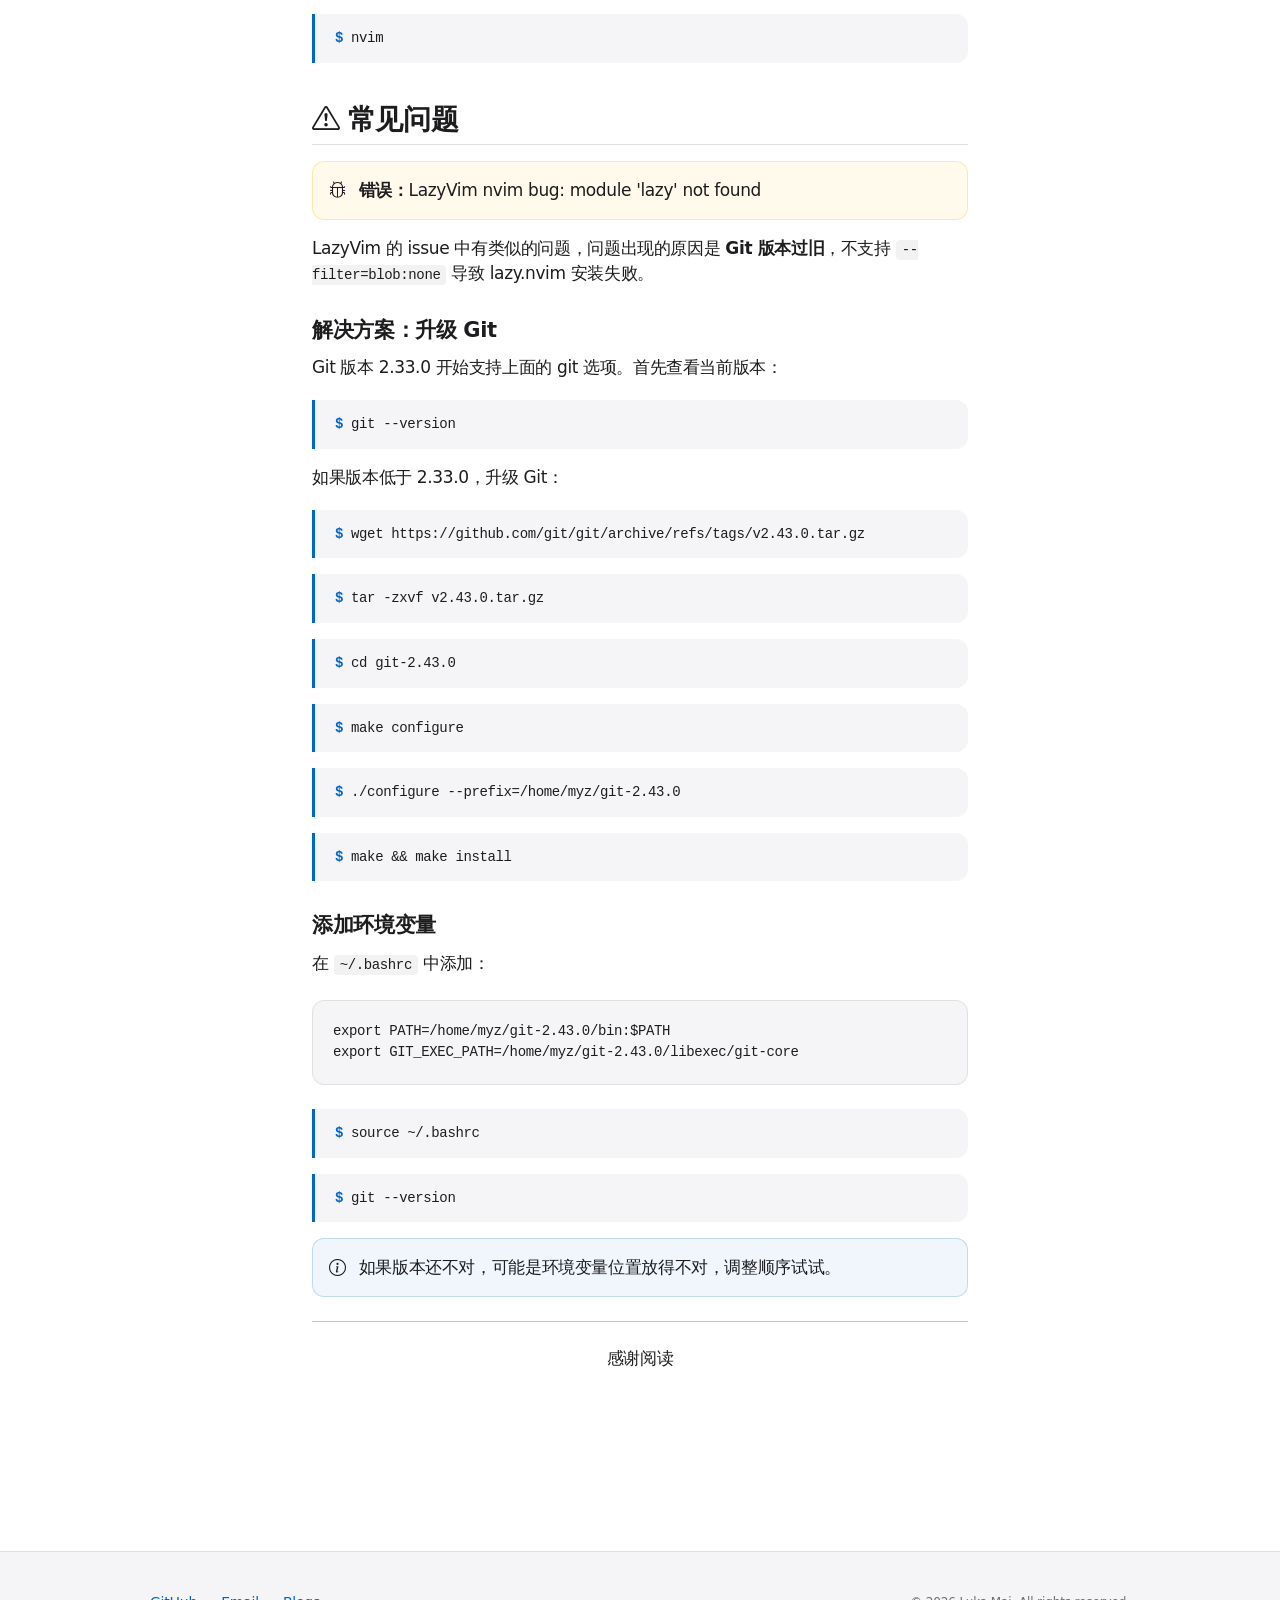
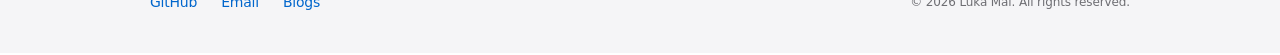
<file: blogs/neovim install.html>
<!DOCTYPE html>
<html lang="zh-CN">
  <head>
    <title>neovim install - Luka Mai</title>
    <meta charset="UTF-8">
    <meta name="viewport" content="width=device-width, initial-scale=1">
    <link href="https://cdn.jsdelivr.net/npm/bootstrap@5.3.2/dist/css/bootstrap.min.css" rel="stylesheet">
    <script src="https://cdn.jsdelivr.net/npm/bootstrap@5.3.2/dist/js/bootstrap.bundle.min.js"></script>
    <link rel="stylesheet" href="https://cdn.jsdelivr.net/npm/bootstrap-icons@1.11.1/font/bootstrap-icons.css">
    <link rel="stylesheet" href="/apple.css">
  </head>
  <body>

    <!-- Global Nav -->
    <nav class="navbar navbar-expand-lg sticky-top">
      <div class="container">
        <a class="navbar-brand" href="/">Luka Mai</a>
        <button class="navbar-toggler" type="button" data-bs-toggle="collapse" data-bs-target="#navbarNav" aria-label="Toggle navigation">
          <span class="navbar-toggler-icon"></span>
        </button>
        <div class="collapse navbar-collapse" id="navbarNav">
          <ul class="navbar-nav ms-auto">
            <li class="nav-item"><a class="nav-link" href="/">Home</a></li>
            <li class="nav-item"><a class="nav-link" href="/blogs.html">Blogs</a></li>
            <li class="nav-item"><a class="nav-link" href="/about_me.html">About</a></li>
          </ul>
        </div>
      </div>
    </nav>

    <!-- Article Header Tile — white -->
    <section class="tile-white">
      <div class="tile-inner">
        <a href="/blogs.html" class="back-link"><i class="bi bi-arrow-left"></i> 返回博客</a>
      </div>
    </section>

    <!-- Article Body Tile — white -->
    <section class="tile-white">
      <div class="article-body">
        <h1>neovim install</h1>

        <div class="article-meta">
          <span><i class="bi bi-calendar3"></i> 2024-02-06</span>
          <span><i class="bi bi-clock"></i> 3 min</span>
          <span><i class="bi bi-tag"></i> Neovim, Editor, Vim</span>
        </div>

        <div class="toc">
          <h4><i class="bi bi-list-ul me-2"></i>目录</h4>
          <ul>
            <li><a href="#准备工作">准备工作</a></li>
            <li><a href="#安装nvim">安装 nvim</a></li>
            <li><a href="#安装lazyvim">安装 LazyVim</a></li>
            <li><a href="#常见问题">常见问题</a></li>
          </ul>
        </div>

        <div class="alert alert-info">
          <i class="bi bi-lightbulb me-2"></i>
          <strong>提示：</strong>建议先配置终端代理，因为 LazyVim 插件需要从 GitHub 下载，内网无法连接。
        </div>

        <h2 id="准备工作"><i class="bi bi-check-circle me-2"></i>准备工作</h2>
        <p>先配置终端代理，参考博客 <a href="/blogs/linux%20terminal%20clash.html">Linux Terminal Clash</a></p>

        <h2 id="安装nvim"><i class="bi bi-download me-2"></i>安装 nvim</h2>
        <div class="command">curl -LO https://github.com/neovim/neovim/releases/latest/download/nvim.appimage</div>
        <div class="command">chmod u+x nvim.appimage</div>
        <div class="command">./nvim.appimage</div>

        <p>如果能打开 nvim，代表安装成功。</p>

        <p>可以将 nvim.appimage 移动到 <code>~/.local/bin/</code> 中并改名为 <code>nvim</code>：</p>
        <div class="command">mv nvim.appimage ~/.local/bin/nvim</div>

        <p>确保 <code>~/.local/bin/</code> 在 <code>PATH</code> 中，然后就可以通过 <code>nvim</code> 命令打开了。</p>

        <h2 id="安装lazyvim"><i class="bi bi-box-seam me-2"></i>安装 LazyVim</h2>
        <div class="command">git clone https://github.com/LazyVim/starter ~/.config/nvim</div>
        <div class="command">rm -rf ~/.config/nvim/.git</div>
        <div class="command">nvim</div>

        <h2 id="常见问题"><i class="bi bi-exclamation-triangle me-2"></i>常见问题</h2>

        <div class="alert alert-warning">
          <i class="bi bi-bug me-2"></i>
          <strong>错误：</strong>LazyVim nvim bug: module 'lazy' not found
        </div>

        <p>LazyVim 的 issue 中有类似的问题，问题出现的原因是 <strong>Git 版本过旧</strong>，不支持 <code>--filter=blob:none</code> 导致 lazy.nvim 安装失败。</p>

        <h3>解决方案：升级 Git</h3>

        <p>Git 版本 2.33.0 开始支持上面的 git 选项。首先查看当前版本：</p>
        <div class="command">git --version</div>

        <p>如果版本低于 2.33.0，升级 Git：</p>
        <div class="command">wget https://github.com/git/git/archive/refs/tags/v2.43.0.tar.gz</div>
        <div class="command">tar -zxvf v2.43.0.tar.gz</div>
        <div class="command">cd git-2.43.0</div>
        <div class="command">make configure</div>
        <div class="command">./configure --prefix=/home/myz/git-2.43.0</div>
        <div class="command">make && make install</div>

        <h3>添加环境变量</h3>
        <p>在 <code>~/.bashrc</code> 中添加：</p>
        <pre><code class="language-bash">export PATH=/home/myz/git-2.43.0/bin:$PATH
export GIT_EXEC_PATH=/home/myz/git-2.43.0/libexec/git-core</code></pre>

        <div class="command">source ~/.bashrc</div>
        <div class="command">git --version</div>

        <div class="alert alert-info">
          <i class="bi bi-info-circle me-2"></i>
          如果版本还不对，可能是环境变量位置放得不对，调整顺序试试。
        </div>

        <hr class="my-4">
        <p class="text-center">感谢阅读</p>
      </div>
    </section>

    <!-- Back to top -->
    <button class="back-to-top" id="backToTop" aria-label="Back to top">
      <i class="bi bi-chevron-up"></i>
    </button>

    <!-- Footer -->
    <footer class="site-footer">
      <div class="footer-inner">
        <div class="footer-links">
          <a href="https://github.com/maiyangzhan" target="_blank" rel="noopener">GitHub</a>
          <a href="mailto:maiyangzhan@outlook.com">Email</a>
          <a href="/blogs.html">Blogs</a>
        </div>
        <p class="footer-legal">© 2026 Luka Mai. All rights reserved.</p>
      </div>
    </footer>

    <script>
      // Back to top button
      const btn = document.getElementById('backToTop');
      window.addEventListener('scroll', function () {
        if (window.scrollY > 300) {
          btn.classList.add('visible');
        } else {
          btn.classList.remove('visible');
        }
      });
      btn.addEventListener('click', function () {
        window.scrollTo({ top: 0, behavior: 'smooth' });
      });
    </script>

  </body>
</html>
</file>
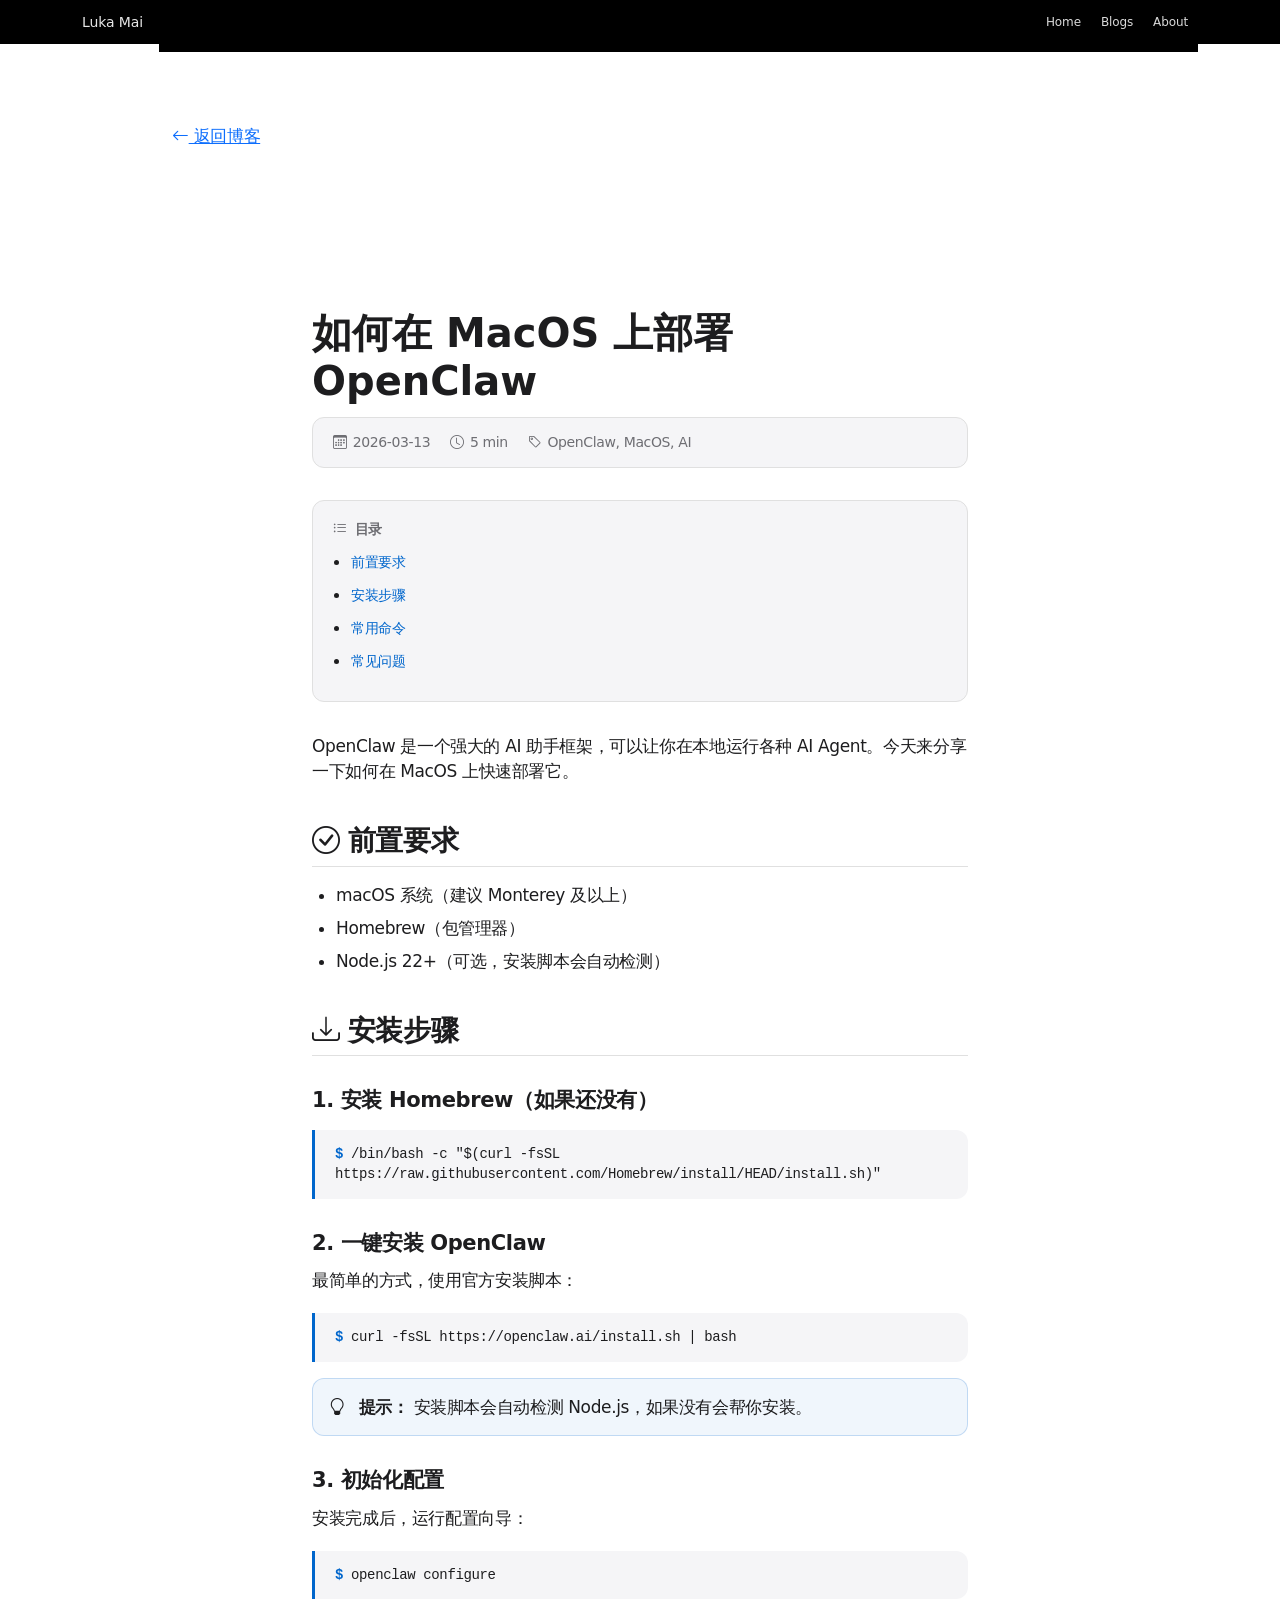
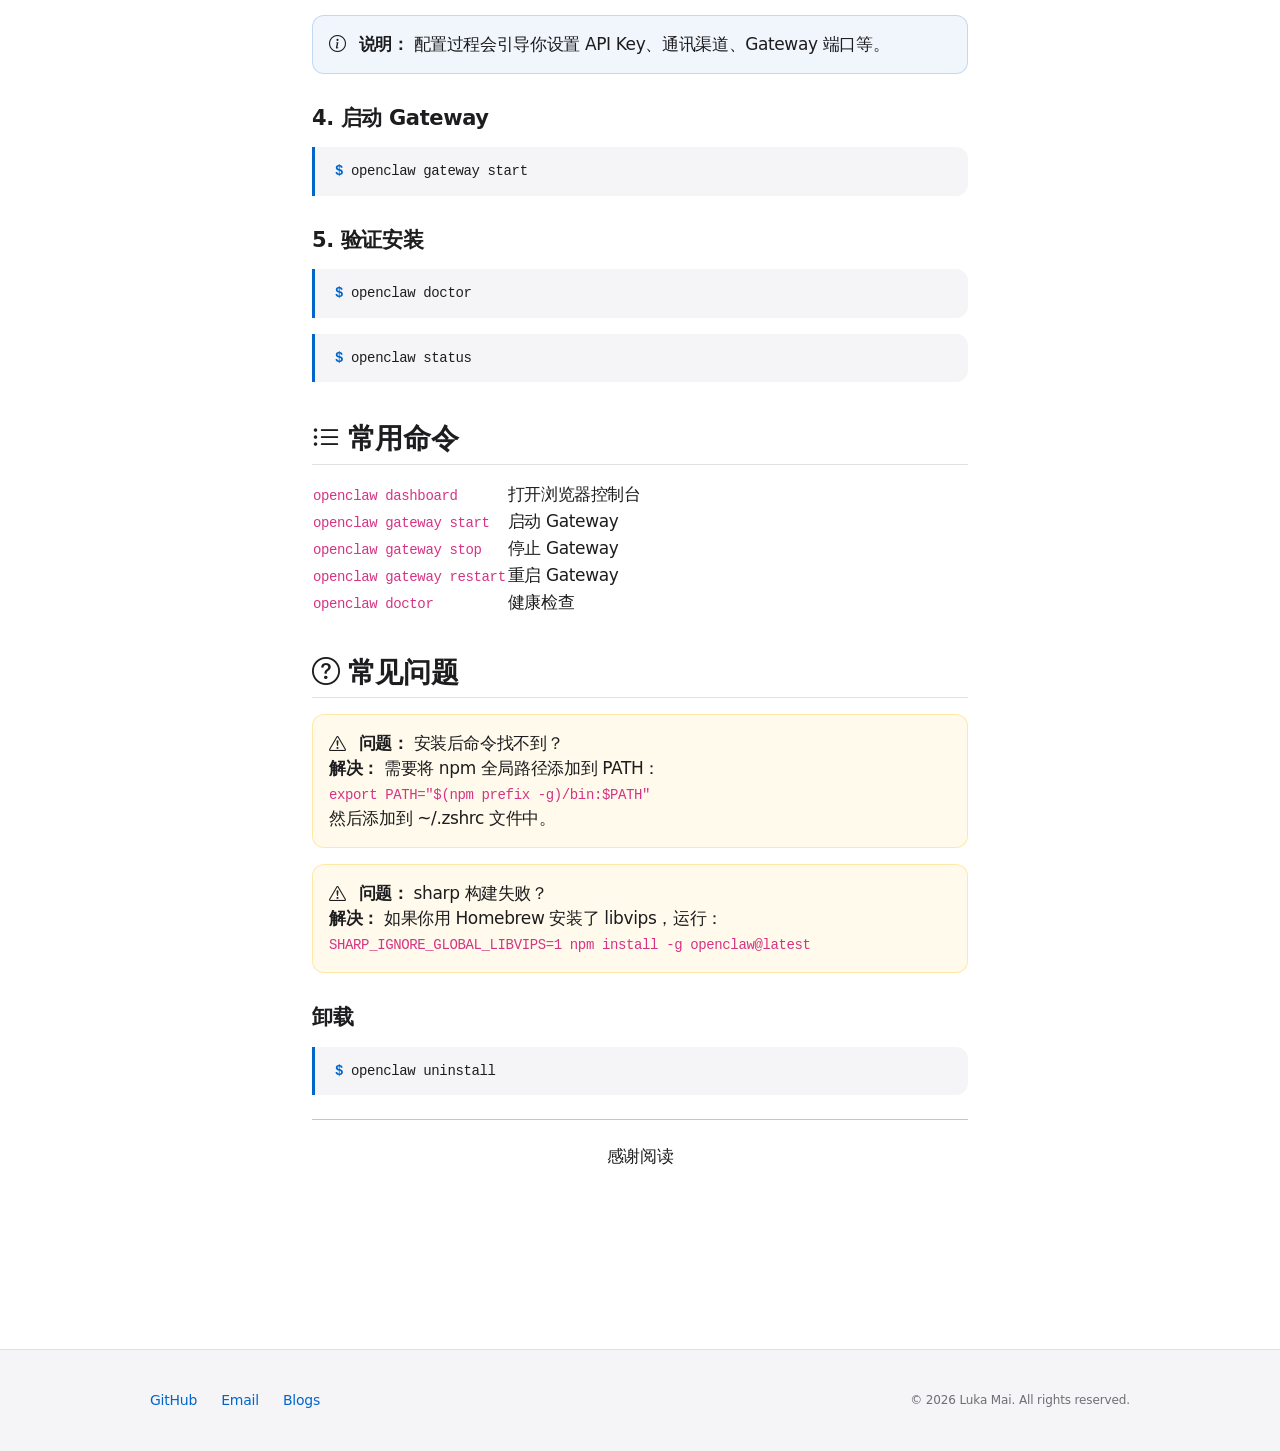
<file: blogs/openclaw-macos-deploy.html>
<!DOCTYPE html>
<html lang="zh-CN">
  <head>
    <title>如何在 MacOS 上部署 OpenClaw - Luka Mai</title>
    <meta charset="UTF-8">
    <meta name="viewport" content="width=device-width, initial-scale=1">
    <link href="https://cdn.jsdelivr.net/npm/bootstrap@5.3.2/dist/css/bootstrap.min.css" rel="stylesheet">
    <script src="https://cdn.jsdelivr.net/npm/bootstrap@5.3.2/dist/js/bootstrap.bundle.min.js"></script>
    <link rel="stylesheet" href="https://cdn.jsdelivr.net/npm/bootstrap-icons@1.11.1/font/bootstrap-icons.css">
    <link rel="stylesheet" href="/apple.css">
  </head>
  <body>

    <!-- Global Nav -->
    <nav class="navbar navbar-expand-lg sticky-top">
      <div class="container">
        <a class="navbar-brand" href="/">Luka Mai</a>
        <button class="navbar-toggler" type="button" data-bs-toggle="collapse" data-bs-target="#navbarNav" aria-label="Toggle navigation">
          <span class="navbar-toggler-icon"></span>
        </button>
        <div class="collapse navbar-collapse" id="navbarNav">
          <ul class="navbar-nav ms-auto">
            <li class="nav-item"><a class="nav-link" href="/">Home</a></li>
            <li class="nav-item"><a class="nav-link" href="/blogs.html">Blogs</a></li>
            <li class="nav-item"><a class="nav-link" href="/about_me.html">About</a></li>
          </ul>
        </div>
      </div>
    </nav>

    <!-- Article Header Tile — white -->
    <section class="tile-white">
      <div class="tile-inner">
        <a href="/blogs.html" class="back-link"><i class="bi bi-arrow-left"></i> 返回博客</a>
      </div>
    </section>

    <!-- Article Body Tile — white -->
    <section class="tile-white">
      <div class="article-body">
        <h1>如何在 MacOS 上部署 OpenClaw</h1>

        <div class="article-meta">
          <span><i class="bi bi-calendar3"></i> 2026-03-13</span>
          <span><i class="bi bi-clock"></i> 5 min</span>
          <span><i class="bi bi-tag"></i> OpenClaw, MacOS, AI</span>
        </div>

        <div class="toc">
          <h4><i class="bi bi-list-ul me-2"></i>目录</h4>
          <ul>
            <li><a href="#前置要求">前置要求</a></li>
            <li><a href="#安装步骤">安装步骤</a></li>
            <li><a href="#常用命令">常用命令</a></li>
            <li><a href="#常见问题">常见问题</a></li>
          </ul>
        </div>

        <p>OpenClaw 是一个强大的 AI 助手框架，可以让你在本地运行各种 AI Agent。今天来分享一下如何在 MacOS 上快速部署它。</p>

        <h2 id="前置要求"><i class="bi bi-check-circle me-2"></i>前置要求</h2>
        <ul>
          <li>macOS 系统（建议 Monterey 及以上）</li>
          <li>Homebrew（包管理器）</li>
          <li>Node.js 22+（可选，安装脚本会自动检测）</li>
        </ul>

        <h2 id="安装步骤"><i class="bi bi-download me-2"></i>安装步骤</h2>

        <h3>1. 安装 Homebrew（如果还没有）</h3>
        <div class="command">/bin/bash -c "$(curl -fsSL https://raw.githubusercontent.com/Homebrew/install/HEAD/install.sh)"</div>

        <h3>2. 一键安装 OpenClaw</h3>
        <p>最简单的方式，使用官方安装脚本：</p>
        <div class="command">curl -fsSL https://openclaw.ai/install.sh | bash</div>

        <div class="alert alert-info">
          <i class="bi bi-lightbulb me-2"></i>
          <strong>提示：</strong> 安装脚本会自动检测 Node.js，如果没有会帮你安装。
        </div>

        <h3>3. 初始化配置</h3>
        <p>安装完成后，运行配置向导：</p>
        <div class="command">openclaw configure</div>

        <div class="alert alert-info">
          <i class="bi bi-info-circle me-2"></i>
          <strong>说明：</strong> 配置过程会引导你设置 API Key、通讯渠道、Gateway 端口等。
        </div>

        <h3>4. 启动 Gateway</h3>
        <div class="command">openclaw gateway start</div>

        <h3>5. 验证安装</h3>
        <div class="command">openclaw doctor</div>
        <div class="command">openclaw status</div>

        <h2 id="常用命令"><i class="bi bi-list-ul me-2"></i>常用命令</h2>
        <table>
          <tr><td><code>openclaw dashboard</code></td><td>打开浏览器控制台</td></tr>
          <tr><td><code>openclaw gateway start</code></td><td>启动 Gateway</td></tr>
          <tr><td><code>openclaw gateway stop</code></td><td>停止 Gateway</td></tr>
          <tr><td><code>openclaw gateway restart</code></td><td>重启 Gateway</td></tr>
          <tr><td><code>openclaw doctor</code></td><td>健康检查</td></tr>
        </table>

        <h2 id="常见问题"><i class="bi bi-question-circle me-2"></i>常见问题</h2>

        <div class="alert alert-warning">
          <i class="bi bi-exclamation-triangle me-2"></i>
          <strong>问题：</strong> 安装后命令找不到？<br>
          <strong>解决：</strong> 需要将 npm 全局路径添加到 PATH：<br>
          <code>export PATH="$(npm prefix -g)/bin:$PATH"</code><br>
          然后添加到 ~/.zshrc 文件中。
        </div>

        <div class="alert alert-warning">
          <i class="bi bi-exclamation-triangle me-2"></i>
          <strong>问题：</strong> sharp 构建失败？<br>
          <strong>解决：</strong> 如果你用 Homebrew 安装了 libvips，运行：<br>
          <code>SHARP_IGNORE_GLOBAL_LIBVIPS=1 npm install -g openclaw@latest</code>
        </div>

        <h3>卸载</h3>
        <div class="command">openclaw uninstall</div>

        <hr class="my-4">
        <p class="text-center">感谢阅读</p>
      </div>
    </section>

    <!-- Back to top -->
    <button class="back-to-top" id="backToTop" aria-label="返回顶部">
      <i class="bi bi-chevron-up"></i>
    </button>

    <!-- Footer -->
    <footer class="site-footer">
      <div class="footer-inner">
        <div class="footer-links">
          <a href="https://github.com/maiyangzhan" target="_blank" rel="noopener">GitHub</a>
          <a href="mailto:maiyangzhan@outlook.com">Email</a>
          <a href="/blogs.html">Blogs</a>
        </div>
        <p class="footer-legal">© 2026 Luka Mai. All rights reserved.</p>
      </div>
    </footer>

    <script>
      // Back to top button
      const btn = document.getElementById('backToTop');
      window.addEventListener('scroll', function () {
        if (window.scrollY > 300) {
          btn.classList.add('visible');
        } else {
          btn.classList.remove('visible');
        }
      });
      btn.addEventListener('click', function () {
        window.scrollTo({ top: 0, behavior: 'smooth' });
      });
    </script>

  </body>
</html>
</file>
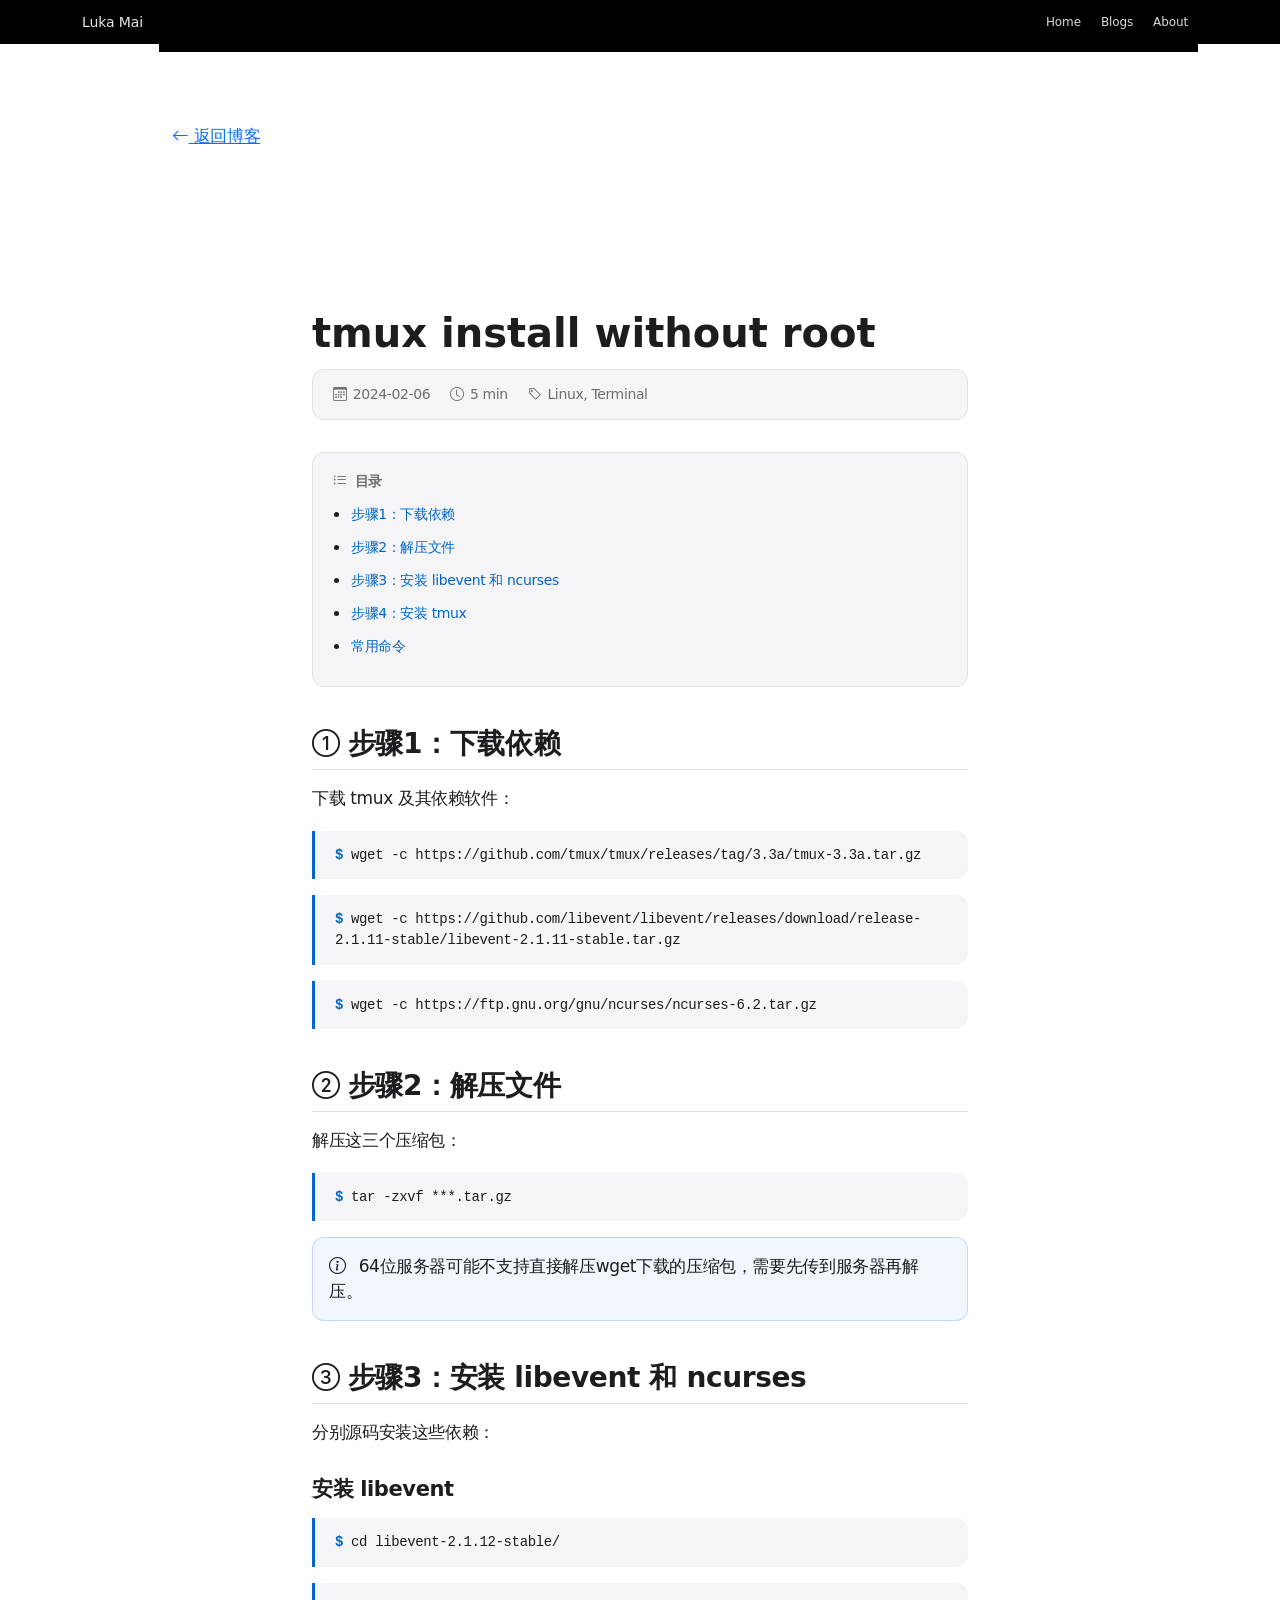
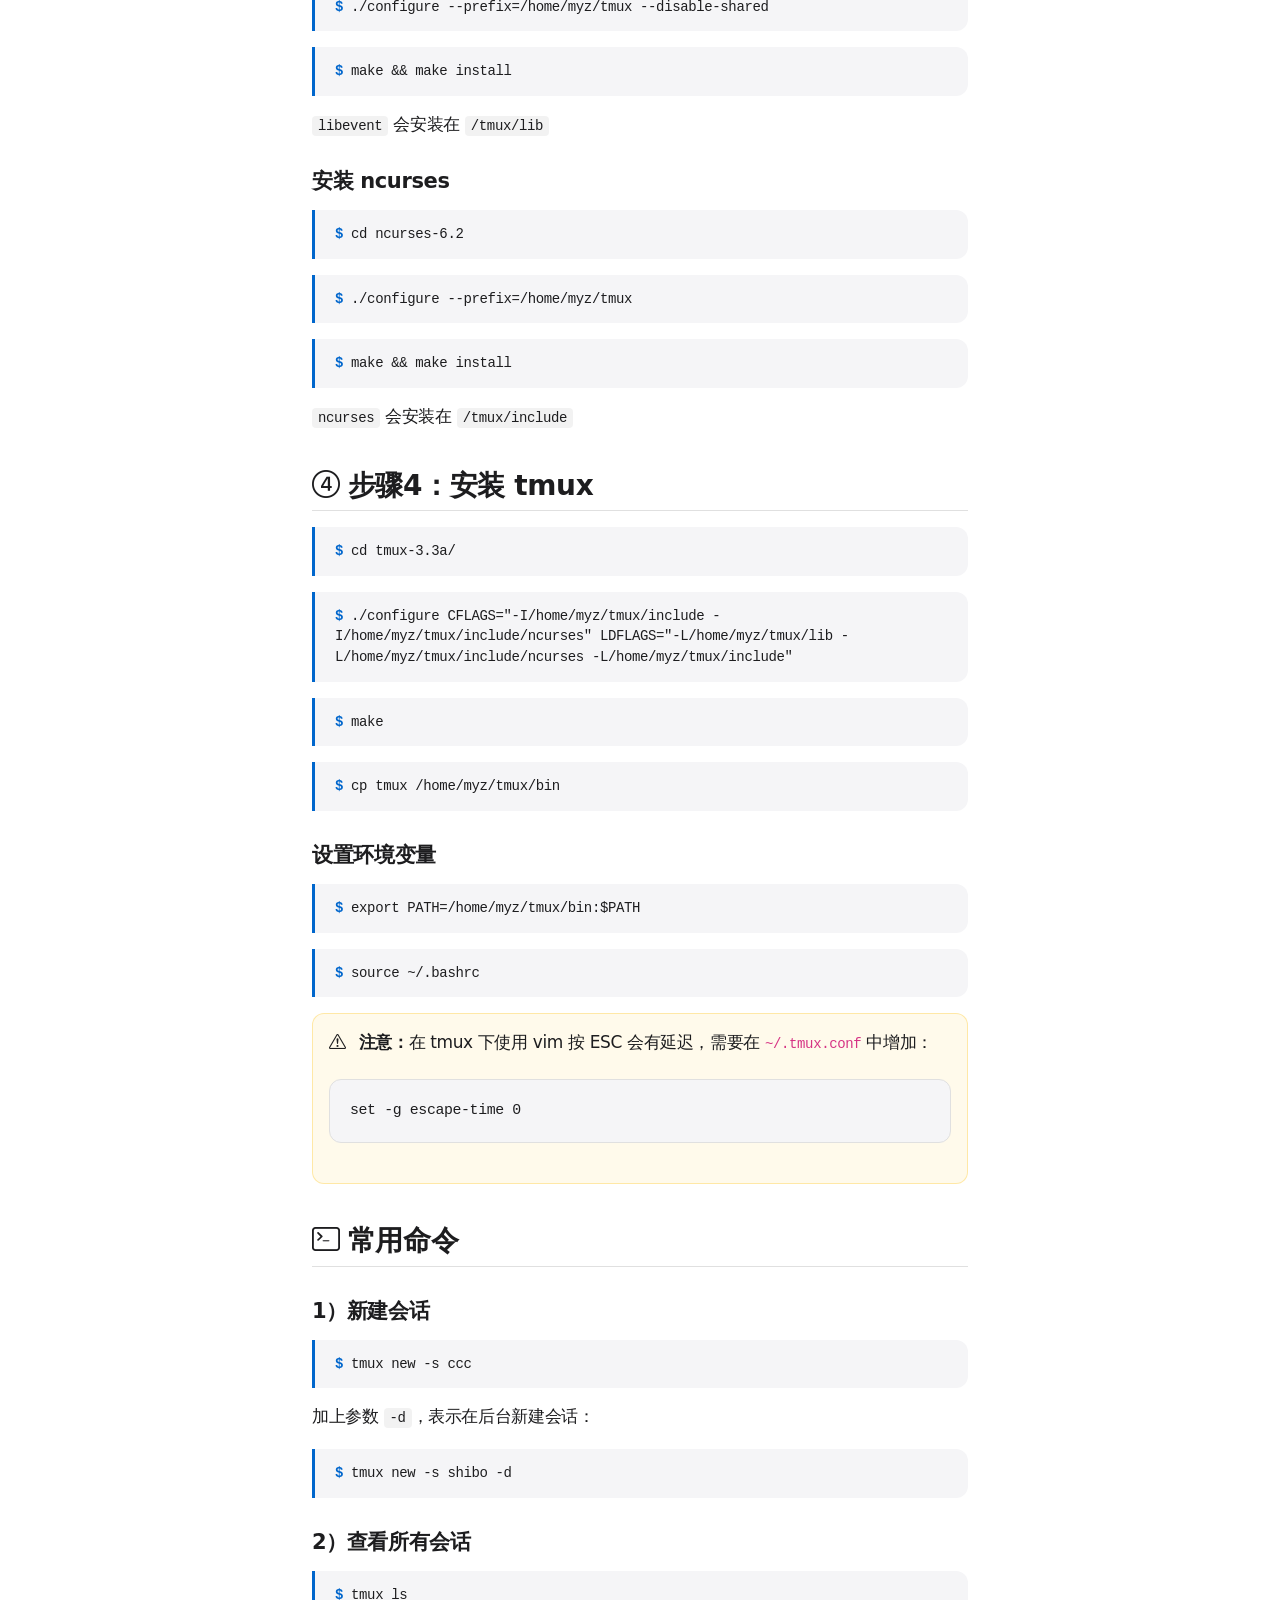
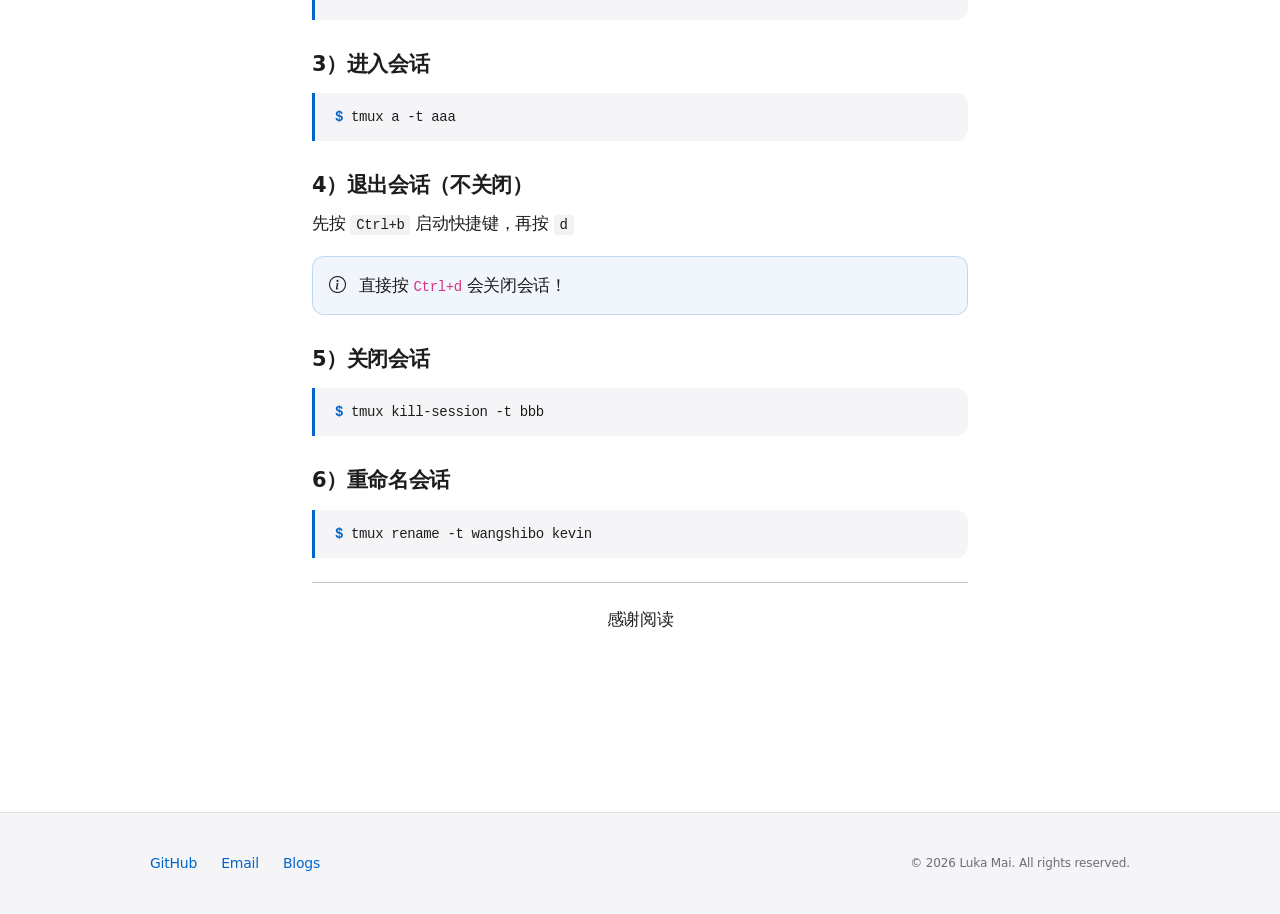
<file: blogs/tmux install without root.html>
<!DOCTYPE html>
<html lang="zh-CN">
  <head>
    <title>tmux install without root - Luka Mai</title>
    <meta charset="UTF-8">
    <meta name="viewport" content="width=device-width, initial-scale=1">
    <link href="https://cdn.jsdelivr.net/npm/bootstrap@5.3.2/dist/css/bootstrap.min.css" rel="stylesheet">
    <script src="https://cdn.jsdelivr.net/npm/bootstrap@5.3.2/dist/js/bootstrap.bundle.min.js"></script>
    <link rel="stylesheet" href="https://cdn.jsdelivr.net/npm/bootstrap-icons@1.11.1/font/bootstrap-icons.css">
    <link rel="stylesheet" href="/apple.css">
  </head>
  <body>

    <!-- Global Nav -->
    <nav class="navbar navbar-expand-lg sticky-top">
      <div class="container">
        <a class="navbar-brand" href="/">Luka Mai</a>
        <button class="navbar-toggler" type="button" data-bs-toggle="collapse" data-bs-target="#navbarNav" aria-label="Toggle navigation">
          <span class="navbar-toggler-icon"></span>
        </button>
        <div class="collapse navbar-collapse" id="navbarNav">
          <ul class="navbar-nav ms-auto">
            <li class="nav-item"><a class="nav-link" href="/">Home</a></li>
            <li class="nav-item"><a class="nav-link" href="/blogs.html">Blogs</a></li>
            <li class="nav-item"><a class="nav-link" href="/about_me.html">About</a></li>
          </ul>
        </div>
      </div>
    </nav>

    <!-- Article Header Tile — white -->
    <section class="tile-white">
      <div class="tile-inner">
        <a href="/blogs.html" class="back-link"><i class="bi bi-arrow-left"></i> 返回博客</a>
      </div>
    </section>

    <!-- Article Body Tile — white -->
    <section class="tile-white">
      <div class="article-body">
        <h1>tmux install without root</h1>

        <div class="article-meta">
          <span><i class="bi bi-calendar3"></i> 2024-02-06</span>
          <span><i class="bi bi-clock"></i> 5 min</span>
          <span><i class="bi bi-tag"></i> Linux, Terminal</span>
        </div>

        <div class="toc">
          <h4><i class="bi bi-list-ul me-2"></i>目录</h4>
          <ul>
            <li><a href="#步骤1">步骤1：下载依赖</a></li>
            <li><a href="#步骤2">步骤2：解压文件</a></li>
            <li><a href="#步骤3">步骤3：安装 libevent 和 ncurses</a></li>
            <li><a href="#步骤4">步骤4：安装 tmux</a></li>
            <li><a href="#常用命令">常用命令</a></li>
          </ul>
        </div>

        <h2 id="步骤1"><i class="bi bi-1-circle me-2"></i>步骤1：下载依赖</h2>
        <p>下载 tmux 及其依赖软件：</p>
        <div class="command">wget -c https://github.com/tmux/tmux/releases/tag/3.3a/tmux-3.3a.tar.gz</div>
        <div class="command">wget -c https://github.com/libevent/libevent/releases/download/release-2.1.11-stable/libevent-2.1.11-stable.tar.gz</div>
        <div class="command">wget -c https://ftp.gnu.org/gnu/ncurses/ncurses-6.2.tar.gz</div>

        <h2 id="步骤2"><i class="bi bi-2-circle me-2"></i>步骤2：解压文件</h2>
        <p>解压这三个压缩包：</p>
        <div class="command">tar -zxvf ***.tar.gz</div>
        <div class="alert alert-info">
          <i class="bi bi-info-circle me-2"></i>
          64位服务器可能不支持直接解压wget下载的压缩包，需要先传到服务器再解压。
        </div>

        <h2 id="步骤3"><i class="bi bi-3-circle me-2"></i>步骤3：安装 libevent 和 ncurses</h2>
        <p>分别源码安装这些依赖：</p>

        <h3>安装 libevent</h3>
        <div class="command">cd libevent-2.1.12-stable/</div>
        <div class="command">./configure --prefix=/home/myz/tmux --disable-shared</div>
        <div class="command">make && make install</div>
        <p><code>libevent</code> 会安装在 <code>/tmux/lib</code></p>

        <h3>安装 ncurses</h3>
        <div class="command">cd ncurses-6.2</div>
        <div class="command">./configure --prefix=/home/myz/tmux</div>
        <div class="command">make && make install</div>
        <p><code>ncurses</code> 会安装在 <code>/tmux/include</code></p>

        <h2 id="步骤4"><i class="bi bi-4-circle me-2"></i>步骤4：安装 tmux</h2>
        <div class="command">cd tmux-3.3a/</div>
        <div class="command">./configure CFLAGS="-I/home/myz/tmux/include -I/home/myz/tmux/include/ncurses" LDFLAGS="-L/home/myz/tmux/lib -L/home/myz/tmux/include/ncurses -L/home/myz/tmux/include"</div>
        <div class="command">make</div>
        <div class="command">cp tmux /home/myz/tmux/bin</div>

        <h3>设置环境变量</h3>
        <div class="command">export PATH=/home/myz/tmux/bin:$PATH</div>
        <div class="command">source ~/.bashrc</div>

        <div class="alert alert-warning">
          <i class="bi bi-exclamation-triangle me-2"></i>
          <strong>注意：</strong>在 tmux 下使用 vim 按 ESC 会有延迟，需要在 <code>~/.tmux.conf</code> 中增加：
          <pre>set -g escape-time 0</pre>
        </div>

        <h2 id="常用命令"><i class="bi bi-terminal me-2"></i>常用命令</h2>

        <h3>1）新建会话</h3>
        <div class="command">tmux new -s ccc</div>
        <p>加上参数 <code>-d</code>，表示在后台新建会话：</p>
        <div class="command">tmux new -s shibo -d</div>

        <h3>2）查看所有会话</h3>
        <div class="command">tmux ls</div>

        <h3>3）进入会话</h3>
        <div class="command">tmux a -t aaa</div>

        <h3>4）退出会话（不关闭）</h3>
        <p>先按 <code>Ctrl+b</code> 启动快捷键，再按 <code>d</code></p>
        <div class="alert alert-info">
          <i class="bi bi-info-circle me-2"></i>
          直接按 <code>Ctrl+d</code> 会关闭会话！
        </div>

        <h3>5）关闭会话</h3>
        <div class="command">tmux kill-session -t bbb</div>

        <h3>6）重命名会话</h3>
        <div class="command">tmux rename -t wangshibo kevin</div>

        <hr class="my-4">
        <p class="text-center">感谢阅读</p>
      </div>
    </section>

    <!-- Back to top -->
    <button class="back-to-top" id="backToTop" aria-label="返回顶部">
      <i class="bi bi-chevron-up"></i>
    </button>

    <!-- Footer -->
    <footer class="site-footer">
      <div class="footer-inner">
        <div class="footer-links">
          <a href="https://github.com/maiyangzhan" target="_blank" rel="noopener">GitHub</a>
          <a href="mailto:maiyangzhan@outlook.com">Email</a>
          <a href="/blogs.html">Blogs</a>
        </div>
        <p class="footer-legal">© 2026 Luka Mai. All rights reserved.</p>
      </div>
    </footer>

    <script>
      // Back to top button
      const btn = document.getElementById('backToTop');
      window.addEventListener('scroll', function () {
        if (window.scrollY > 300) {
          btn.classList.add('visible');
        } else {
          btn.classList.remove('visible');
        }
      });
      btn.addEventListener('click', function () {
        window.scrollTo({ top: 0, behavior: 'smooth' });
      });
    </script>

  </body>
</html>
</file>
<file: apple.css>
/* ===========================================
   apple.css — Apple Design Language Override
   =========================================== */

/* --- Tokens --- */
:root {
  --color-canvas:       #ffffff;
  --color-parchment:    #f5f5f7;
  --color-tile-dark:    #272729;
  --color-tile-dark-2:  #2a2a2c;
  --color-nav-black:    #000000;
  --color-ink:          #1d1d1f;
  --color-muted:        #6e6e73;
  --color-on-dark:      #ffffff;
  --color-muted-dark:   #cccccc;
  --color-primary:      #0066cc;
  --color-primary-dark: #2997ff;
  --color-hairline:     #e0e0e0;
  --spacing-section:    80px;
  --spacing-card:       24px;
  /* Override Bootstrap variables */
  --bs-card-box-shadow: none;
  --bs-border-color:    #e0e0e0;
  --bs-body-bg:         #ffffff;
  --bs-body-color:      #1d1d1f;
}

/* --- Base reset (override Bootstrap dark theme) --- */
html, body {
  background-color: var(--color-canvas) !important;
  color: var(--color-ink) !important;
}

body {
  font-family: system-ui, -apple-system, BlinkMacSystemFont, sans-serif;
  font-size: 17px;
  font-weight: 400;
  line-height: 1.47;
  letter-spacing: -0.374px;
  background: var(--color-canvas) !important;
  background-image: none !important;
}

/* --- Global Nav --- */
.navbar {
  background: var(--color-nav-black) !important;
  height: 44px;
  padding: 0 !important;
  border-bottom: none !important;
  backdrop-filter: none !important;
  -webkit-backdrop-filter: none !important;
}

.navbar .container {
  height: 44px;
}

.navbar-brand {
  color: rgba(255,255,255,0.9) !important;
  font-size: 14px !important;
  font-weight: 400 !important;
  letter-spacing: -0.12px;
  padding: 0 !important;
  line-height: 44px;
}

/* Hide the old gradient logo icon */
.navbar-brand .logo-icon {
  display: none !important;
}

.navbar-nav .nav-link {
  color: rgba(255,255,255,0.85) !important;
  font-size: 12px !important;
  font-weight: 400 !important;
  letter-spacing: -0.12px;
  padding: 0 10px !important;
  line-height: 44px;
  border-radius: 0 !important;
  margin: 0 !important;
  background: none !important;
  border: none !important;
}

.navbar-nav .nav-link:hover {
  color: #fff !important;
  background: none !important;
}

.navbar-nav .nav-link.active {
  color: #fff !important;
  background: none !important;
  border: none !important;
}

.navbar-toggler {
  border-color: rgba(255,255,255,0.3) !important;
  padding: 4px 8px;
}

.navbar-toggler-icon {
  filter: invert(1);
}

/* Hamburger menu dropdown on dark */
.navbar-collapse {
  background: var(--color-nav-black);
  padding: 8px 0;
}

/* --- Reading Progress Bar --- */
.reading-progress {
  position: fixed;
  top: 0;
  left: 0;
  height: 3px;
  background: var(--color-primary);
  z-index: 1001;
  transition: width 0.1s;
}

/* --- Tile System --- */
.tile-white {
  background: var(--color-canvas);
  padding: var(--spacing-section) 0;
  color: var(--color-ink);
}

.tile-parchment {
  background: var(--color-parchment);
  padding: var(--spacing-section) 0;
  color: var(--color-ink);
}

.tile-dark {
  background: var(--color-tile-dark);
  padding: var(--spacing-section) 0;
  color: var(--color-on-dark);
}

.tile-dark-2 {
  background: var(--color-tile-dark-2);
  padding: var(--spacing-section) 0;
  color: var(--color-on-dark);
}

.tile-inner {
  max-width: 980px;
  margin: 0 auto;
  padding: 0 22px;
}

/* --- Typography --- */
.hero-display {
  font-size: 56px;
  font-weight: 600;
  line-height: 1.07;
  letter-spacing: -0.28px;
  color: var(--color-ink);
  margin-bottom: 12px;
}

.display-lg {
  font-size: 40px;
  font-weight: 600;
  line-height: 1.10;
  letter-spacing: 0;
  color: var(--color-ink);
  margin-bottom: 12px;
}

.display-lg-dark {
  font-size: 40px;
  font-weight: 600;
  line-height: 1.10;
  letter-spacing: 0;
  color: var(--color-on-dark);
  margin-bottom: 12px;
}

.lead-text {
  font-size: 21px;
  font-weight: 400;
  line-height: 1.14;
  letter-spacing: 0;
  color: var(--color-ink);
  margin-bottom: 24px;
}

.lead-text-dark {
  font-size: 21px;
  font-weight: 400;
  line-height: 1.14;
  letter-spacing: 0;
  color: var(--color-muted-dark);
  margin-bottom: 24px;
}

.caption-text {
  font-size: 14px;
  font-weight: 400;
  line-height: 1.43;
  letter-spacing: -0.224px;
  color: var(--color-muted);
}

/* --- Buttons --- */
.btn-apple-primary {
  display: inline-block;
  background: var(--color-primary);
  color: #fff !important;
  font-size: 17px;
  font-weight: 400;
  letter-spacing: -0.374px;
  padding: 11px 22px;
  border-radius: 9999px;
  text-decoration: none !important;
  border: none;
  cursor: pointer;
  transition: transform 0.1s;
}

.btn-apple-primary:active {
  transform: scale(0.95);
}

.btn-apple-ghost {
  display: inline-block;
  background: transparent;
  color: var(--color-primary) !important;
  font-size: 17px;
  font-weight: 400;
  letter-spacing: -0.374px;
  padding: 11px 22px;
  border-radius: 9999px;
  text-decoration: none !important;
  border: 1px solid var(--color-primary);
  cursor: pointer;
  transition: transform 0.1s;
}

.btn-apple-ghost:active {
  transform: scale(0.95);
}

.btn-apple-primary:focus-visible,
.btn-apple-ghost:focus-visible {
  outline: 3px solid var(--color-primary);
  outline-offset: 2px;
}

.btn-row {
  display: flex;
  gap: 12px;
  justify-content: center;
  flex-wrap: wrap;
}

/* --- Blog Cards (used on parchment tiles) --- */
.blog-card {
  display: block;
  background: var(--color-canvas) !important;
  border: 1px solid var(--color-hairline) !important;
  border-radius: 18px;
  padding: var(--spacing-card);
  text-decoration: none !important;
  color: var(--color-ink) !important;
  height: 100%;
}

/* Remove old dark hover effects */
.blog-card::before { display: none !important; }

.blog-card:hover {
  transform: none;
  box-shadow: none !important;
  border-color: var(--color-hairline) !important;
}

.blog-card .blog-tag {
  font-size: 11px;
  font-weight: 600;
  letter-spacing: 0.5px;
  text-transform: uppercase;
  color: var(--color-muted);
  margin-bottom: 8px;
}

.blog-card h3 {
  font-size: 17px !important;
  font-weight: 600;
  letter-spacing: -0.374px;
  color: var(--color-ink) !important;
  line-height: 1.24;
  margin: 0 0 8px 0;
}

.blog-card p {
  font-size: 14px;
  color: var(--color-muted) !important;
  line-height: 1.43;
  letter-spacing: -0.224px;
  margin-bottom: 0;
}

.blog-card .card-link {
  color: var(--color-primary);
  font-size: 14px;
  letter-spacing: -0.224px;
  text-decoration: none;
  margin-top: 12px;
  display: block;
}

.blog-meta {
  font-size: 12px;
  color: var(--color-muted);
  margin-top: 12px;
  display: flex;
  gap: 16px;
  flex-wrap: wrap;
}

/* --- Tags --- */
.tag {
  background: rgba(0,102,204,0.08);
  color: var(--color-primary);
  padding: 2px 10px;
  border-radius: 9999px;
  font-size: 11px;
  font-weight: 600;
  letter-spacing: 0.3px;
  border: none !important;
  background-image: none !important;
}

/* --- Skill Chips (dark tile) --- */
.skill-chips {
  display: flex;
  flex-wrap: wrap;
  gap: 10px;
  justify-content: center;
  margin-top: 24px;
}

.skill-chip {
  background: rgba(255,255,255,0.08);
  color: var(--color-on-dark);
  font-size: 14px;
  font-weight: 400;
  letter-spacing: -0.224px;
  padding: 8px 18px;
  border-radius: 9999px;
  border: 1px solid rgba(255,255,255,0.12);
}

/* --- About Photo --- */
.about-photo {
  width: 150px;
  height: 150px;
  object-fit: cover;
}

/* --- About Page Section Cards --- */
.about-section-card {
  background: var(--color-canvas);
  border: 1px solid var(--color-hairline);
  border-radius: 18px;
  padding: 32px;
  margin-bottom: 20px;
}

.about-section-card h3 {
  font-size: 21px;
  font-weight: 600;
  letter-spacing: -0.374px;
  color: var(--color-ink);
  margin-top: 0;
  margin-bottom: 16px;
}

.about-section-card p,
.about-section-card li {
  font-size: 17px;
  color: var(--color-ink);
  line-height: 1.47;
  letter-spacing: -0.374px;
}

.about-section-card a {
  color: var(--color-primary);
  text-decoration: none;
}

/* Override old dark timeline */
.timeline-item {
  border-left: 2px solid var(--color-hairline) !important;
  padding-left: 20px;
  margin: 16px 0;
  position: relative;
}

.timeline-item::before {
  content: '';
  width: 8px;
  height: 8px;
  background: var(--color-primary) !important;
  border-radius: 50%;
  position: absolute;
  left: -5px;
  top: 6px;
}

/* Override old gradient skill badges on about page */
.skill-badge {
  background: rgba(0,102,204,0.08) !important;
  background-image: none !important;
  color: var(--color-primary) !important;
  padding: 6px 14px;
  border-radius: 9999px;
  margin: 4px;
  display: inline-block;
  font-size: 14px;
  font-weight: 400;
  border: 1px solid rgba(0,102,204,0.2) !important;
}

/* --- Article body (blog posts) --- */
.article-body {
  max-width: 700px;
  margin: 0 auto;
  font-size: 17px;
  line-height: 1.47;
  letter-spacing: -0.374px;
  color: var(--color-ink);
  padding: 0 22px 80px;
}

.article-body h1 {
  font-size: 40px;
  font-weight: 600;
  letter-spacing: 0;
  color: var(--color-ink) !important;
  background: none !important;
  -webkit-background-clip: unset !important;
  -webkit-text-fill-color: var(--color-ink) !important;
  background-clip: unset !important;
  margin-top: 0;
  margin-bottom: 12px;
}

.article-body h2 {
  font-size: 28px;
  font-weight: 600;
  letter-spacing: -0.374px;
  color: var(--color-ink);
  border-bottom: 1px solid var(--color-hairline);
  padding-bottom: 8px;
  margin-top: 40px;
  margin-bottom: 16px;
}

.article-body h3 {
  font-size: 21px;
  font-weight: 600;
  letter-spacing: -0.374px;
  color: var(--color-ink);
  margin-top: 32px;
  margin-bottom: 12px;
}

.article-body p { margin-bottom: 20px; }

.article-body a {
  color: var(--color-primary);
  text-decoration: none;
  border-bottom: none !important;
}

.article-body a:hover { text-decoration: underline; }

.article-body ul,
.article-body ol {
  margin-bottom: 20px;
  padding-left: 24px;
}

.article-body li { margin-bottom: 8px; }

.article-body strong {
  font-weight: 600;
  color: var(--color-ink);
}

/* Code blocks */
.article-body pre {
  background: var(--color-parchment) !important;
  border: 1px solid var(--color-hairline);
  border-radius: 12px;
  padding: 20px !important;
  overflow-x: auto;
  margin: 24px 0;
}

.article-body code {
  font-family: 'JetBrains Mono', 'Fira Code', Consolas, monospace;
  font-size: 14px;
}

.article-body p code,
.article-body li code {
  background: rgba(0,0,0,0.05) !important;
  padding: 2px 6px;
  border-radius: 4px;
  color: var(--color-ink) !important;
  border: none !important;
  font-size: 14px;
}

/* Command blocks */
.article-body .command,
.command {
  background: var(--color-parchment) !important;
  background-image: none !important;
  border-left: 3px solid var(--color-primary);
  padding: 14px 20px;
  border-radius: 0 12px 12px 0;
  margin: 16px 0;
  font-family: 'JetBrains Mono', Consolas, monospace;
  font-size: 14px;
  overflow-x: auto;
  color: var(--color-ink) !important;
}

.article-body .command::before,
.command::before {
  content: '$ ';
  color: var(--color-primary);
  font-weight: 600;
}

.article-body .command strong,
.command strong {
  color: var(--color-ink) !important;
}

/* Article meta bar */
.article-meta {
  background: var(--color-parchment) !important;
  border: 1px solid var(--color-hairline) !important;
  border-radius: 12px;
  padding: 14px 20px;
  display: flex;
  gap: 20px;
  color: var(--color-muted);
  font-size: 14px;
  margin-bottom: 32px;
  flex-wrap: wrap;
}

.article-meta span {
  display: flex;
  align-items: center;
  gap: 6px;
}

/* Table of contents */
.toc {
  background: var(--color-parchment) !important;
  border-radius: 12px;
  padding: 20px;
  margin-bottom: 32px;
  border: 1px solid var(--color-hairline) !important;
}

.toc h4 {
  margin-top: 0;
  margin-bottom: 12px;
  font-size: 14px;
  font-weight: 600;
  color: var(--color-muted);
}

.toc ul { margin: 0; padding-left: 18px; }

.toc a {
  border: none !important;
  color: var(--color-primary) !important;
  font-size: 14px;
  text-decoration: none;
}

/* Alert boxes — light theme */
.alert-info {
  background: rgba(0,102,204,0.06) !important;
  border: 1px solid rgba(0,102,204,0.2) !important;
  border-radius: 12px;
  color: var(--color-ink);
}

.alert-warning {
  background: rgba(255,193,7,0.08) !important;
  border: 1px solid rgba(255,193,7,0.3) !important;
  border-radius: 12px;
  color: var(--color-ink);
}

/* Step number badge (numbered steps in blog posts) */
.step-number {
  display: inline-flex;
  align-items: center;
  justify-content: center;
  width: 28px;
  height: 28px;
  background: var(--color-primary);
  border-radius: 50%;
  color: #fff;
  font-weight: 700;
  font-size: 0.85rem;
  margin-right: 10px;
  flex-shrink: 0;
}

/* Config file block (linux clash page) */
.config-file {
  background: var(--color-parchment) !important;
  border: 1px solid var(--color-hairline);
  border-radius: 12px;
  padding: 16px 20px;
  margin: 16px 0;
}

.config-file .filename {
  color: var(--color-primary) !important;
  font-size: 13px;
  margin-bottom: 10px;
  font-family: 'JetBrains Mono', Consolas, monospace;
}

/* --- Footer --- */
.site-footer {
  background: var(--color-parchment);
  border-top: 1px solid var(--color-hairline);
  padding: 40px 22px;
  color: var(--color-muted);
}

.footer-inner {
  max-width: 980px;
  margin: 0 auto;
  display: flex;
  align-items: center;
  justify-content: space-between;
  flex-wrap: wrap;
  gap: 16px;
}

.footer-links {
  display: flex;
  gap: 24px;
}

.site-footer a {
  color: var(--color-primary);
  text-decoration: none;
  font-size: 14px;
  letter-spacing: -0.224px;
}

.footer-legal {
  font-size: 12px;
  color: var(--color-muted);
  letter-spacing: -0.12px;
  margin: 0;
}

/* --- Back to top --- */
.back-to-top {
  position: fixed;
  bottom: 30px;
  right: 30px;
  width: 44px;
  height: 44px;
  border-radius: 50%;
  background: var(--color-ink);
  color: white;
  border: none;
  cursor: pointer;
  opacity: 0;
  transition: opacity 0.3s;
  z-index: 1000;
  font-size: 16px;
  box-shadow: none !important;
  display: flex;
  align-items: center;
  justify-content: center;
}

.back-to-top.visible { opacity: 1; }

/* --- Override lingering Bootstrap/dark remnants --- */
.gradient-text {
  background: none !important;
  -webkit-background-clip: unset !important;
  -webkit-text-fill-color: var(--color-ink) !important;
  background-clip: unset !important;
  color: var(--color-ink) !important;
}

.gradient-separator { display: none; }

/* Bootstrap card overrides */
.card {
  background: var(--color-canvas) !important;
  border-color: var(--color-hairline) !important;
}

/* Links outside article-body */
body a:not([class]) { color: var(--color-primary); }

/* Bootstrap text-muted override */
.text-muted { color: var(--color-muted) !important; }

/* --- Responsive --- */
@media (max-width: 640px) {
  .tile-white,
  .tile-parchment,
  .tile-dark,
  .tile-dark-2 {
    padding: 48px 0;
  }

  .hero-display { font-size: 34px; }

  .display-lg,
  .display-lg-dark { font-size: 28px; }

  .btn-apple-primary,
  .btn-apple-ghost {
    font-size: 15px;
    padding: 10px 18px;
  }

  .article-body { padding: 0 16px 48px; }
}

@media (max-width: 833px) {
  .navbar-collapse {
    padding: 8px 16px 16px;
  }

  .navbar-nav .nav-link {
    line-height: 2.2;
    padding: 0 !important;
  }
}
</file>
